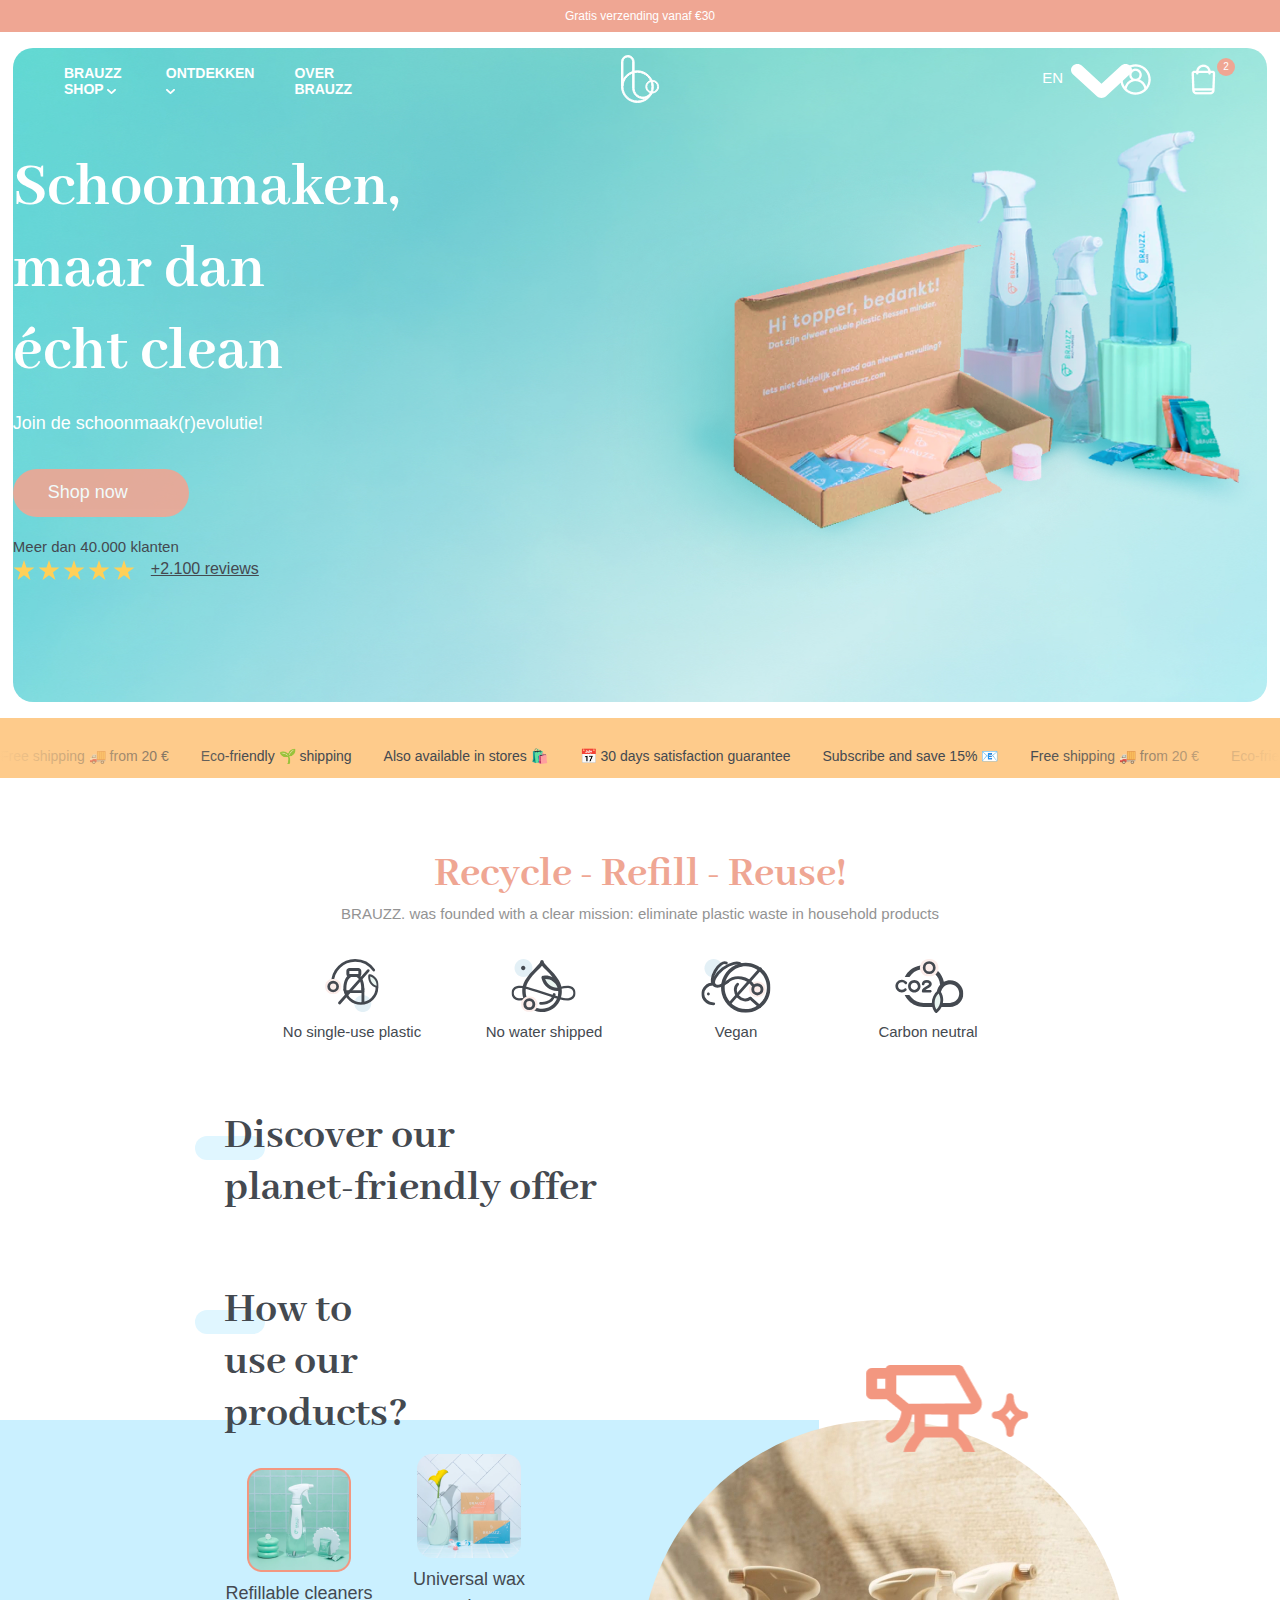
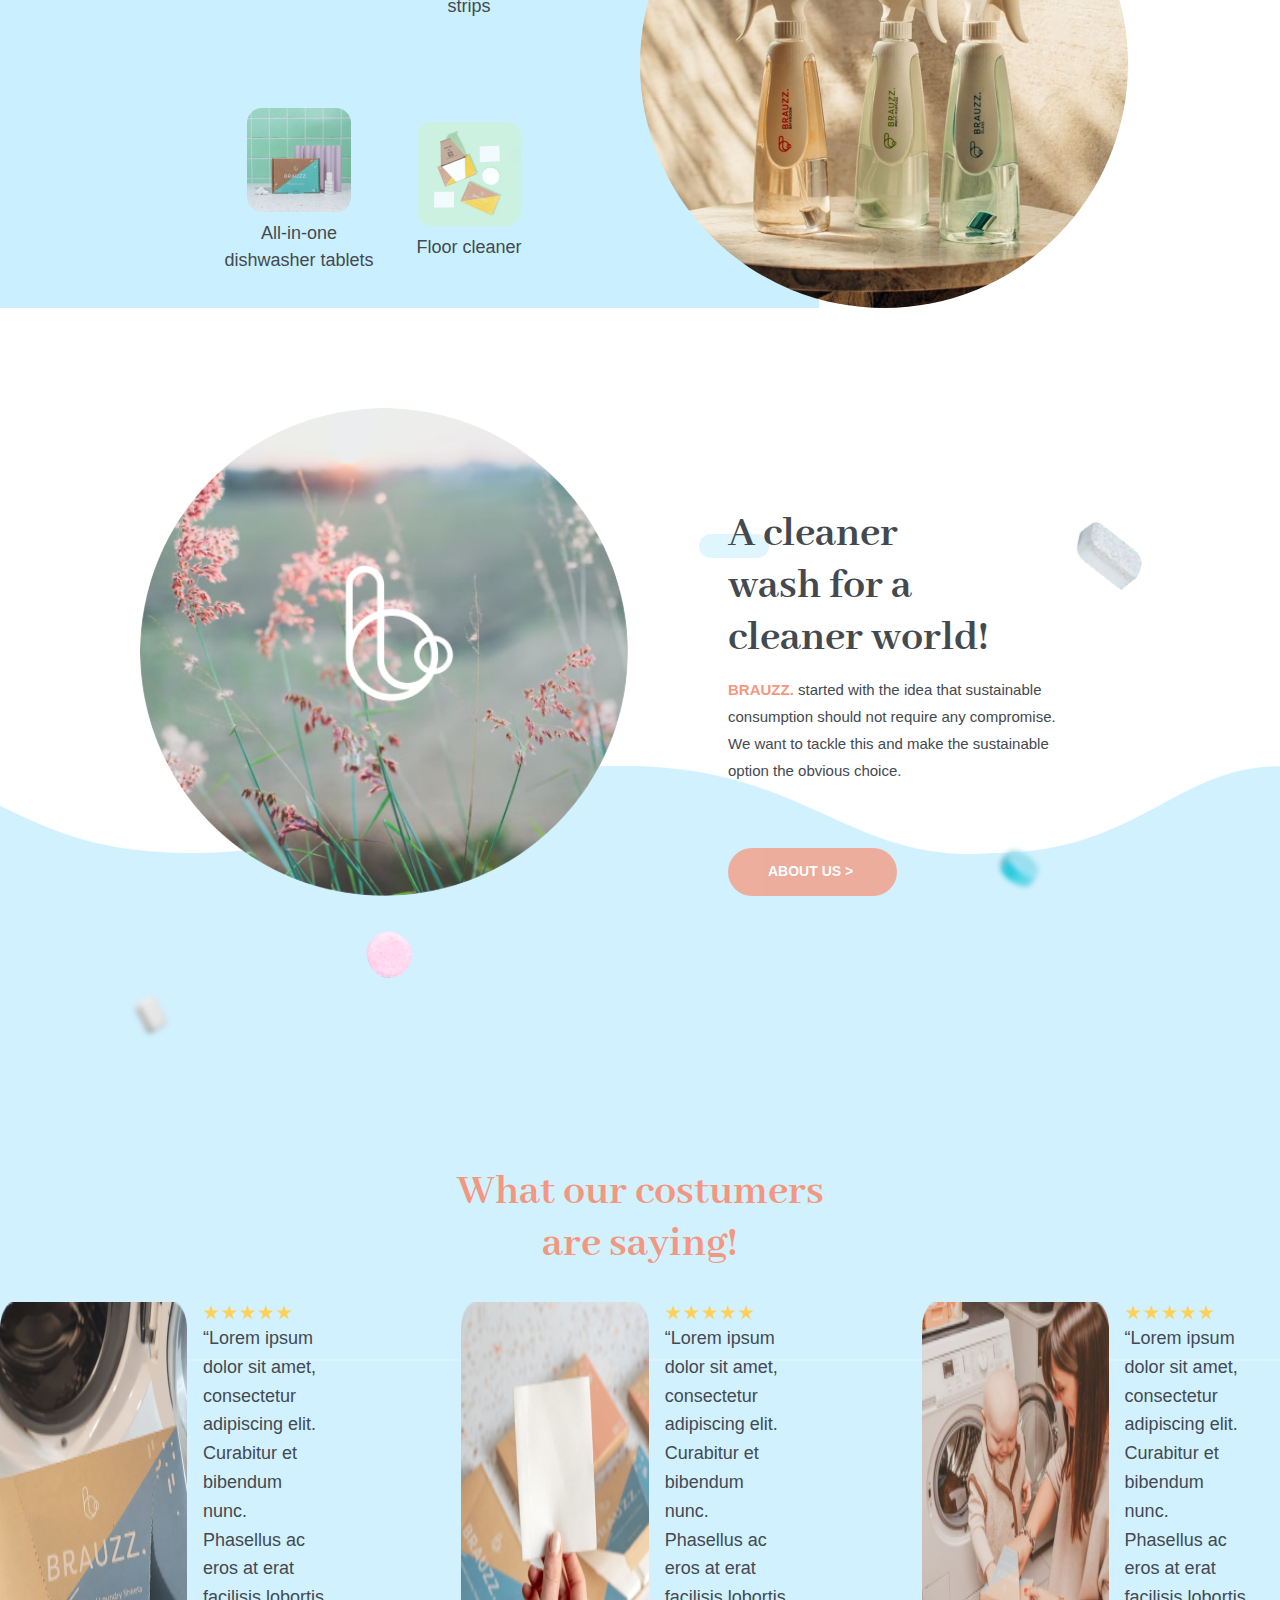
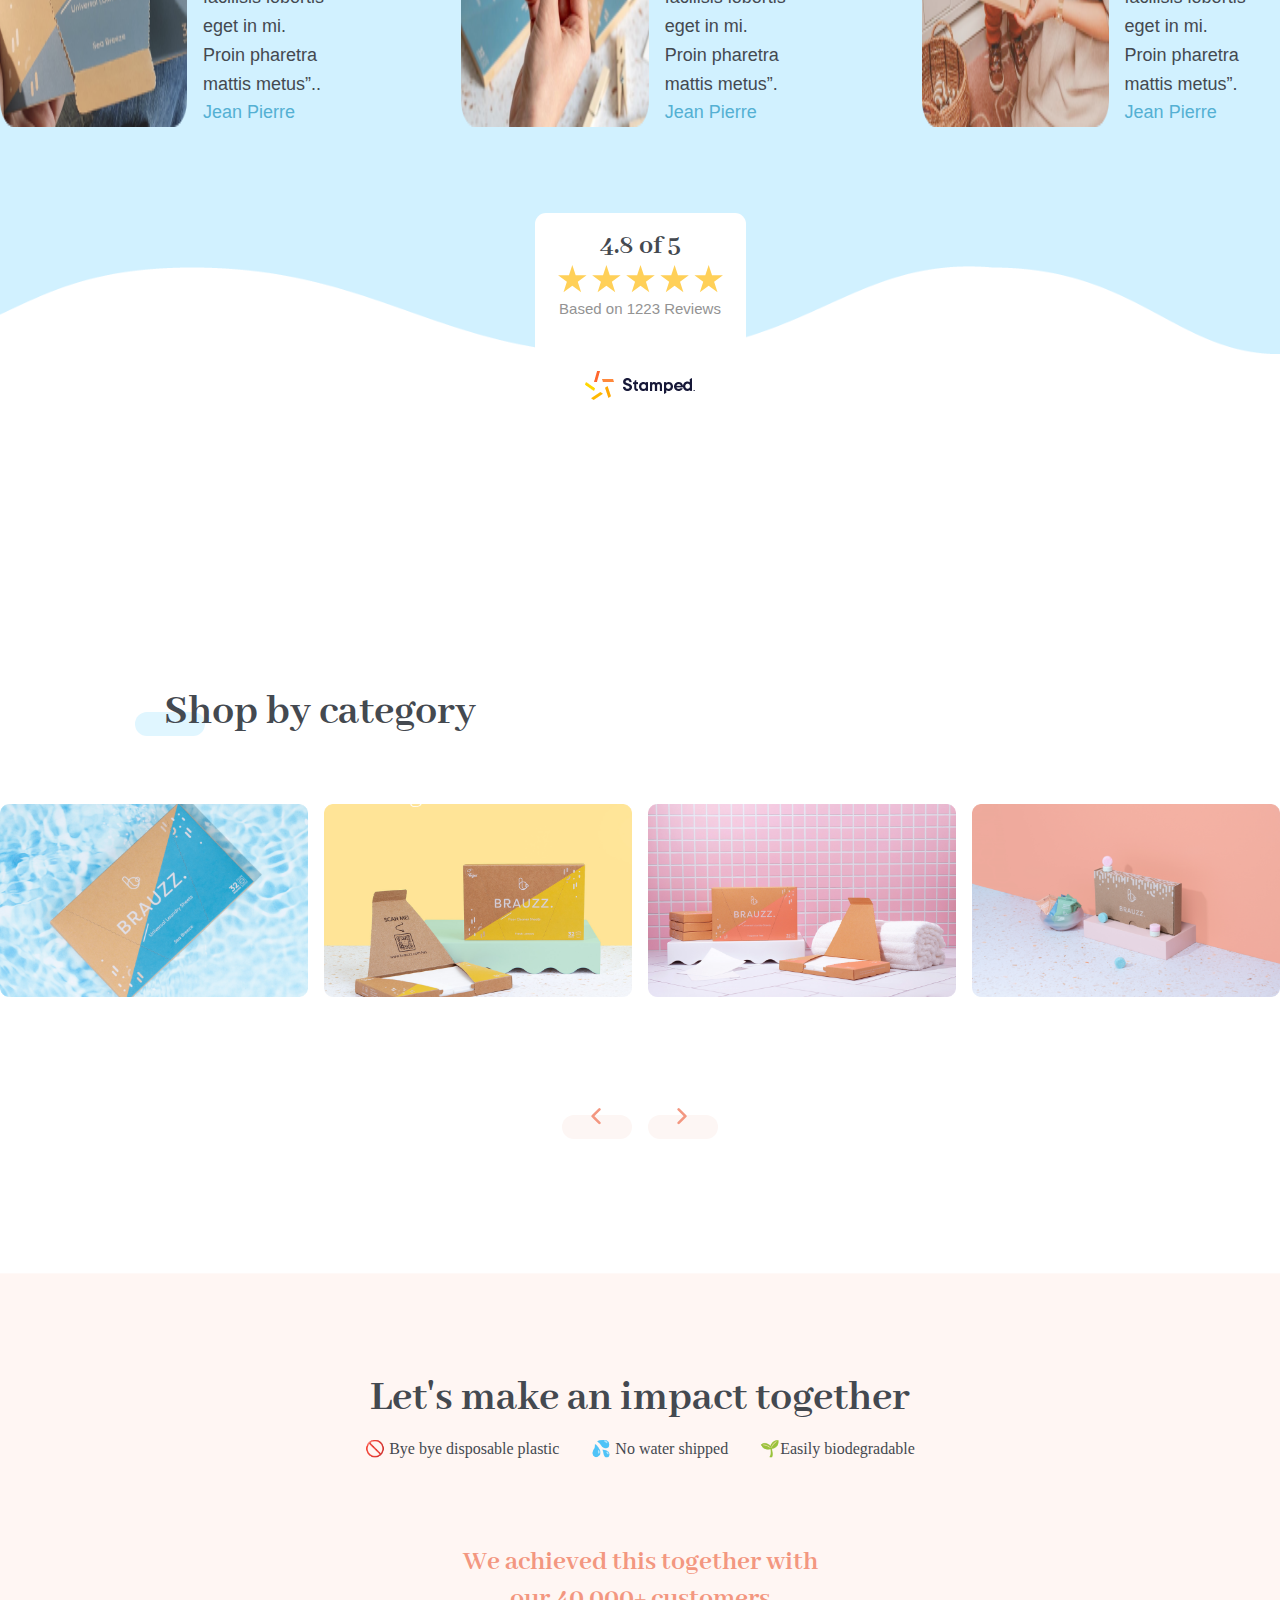
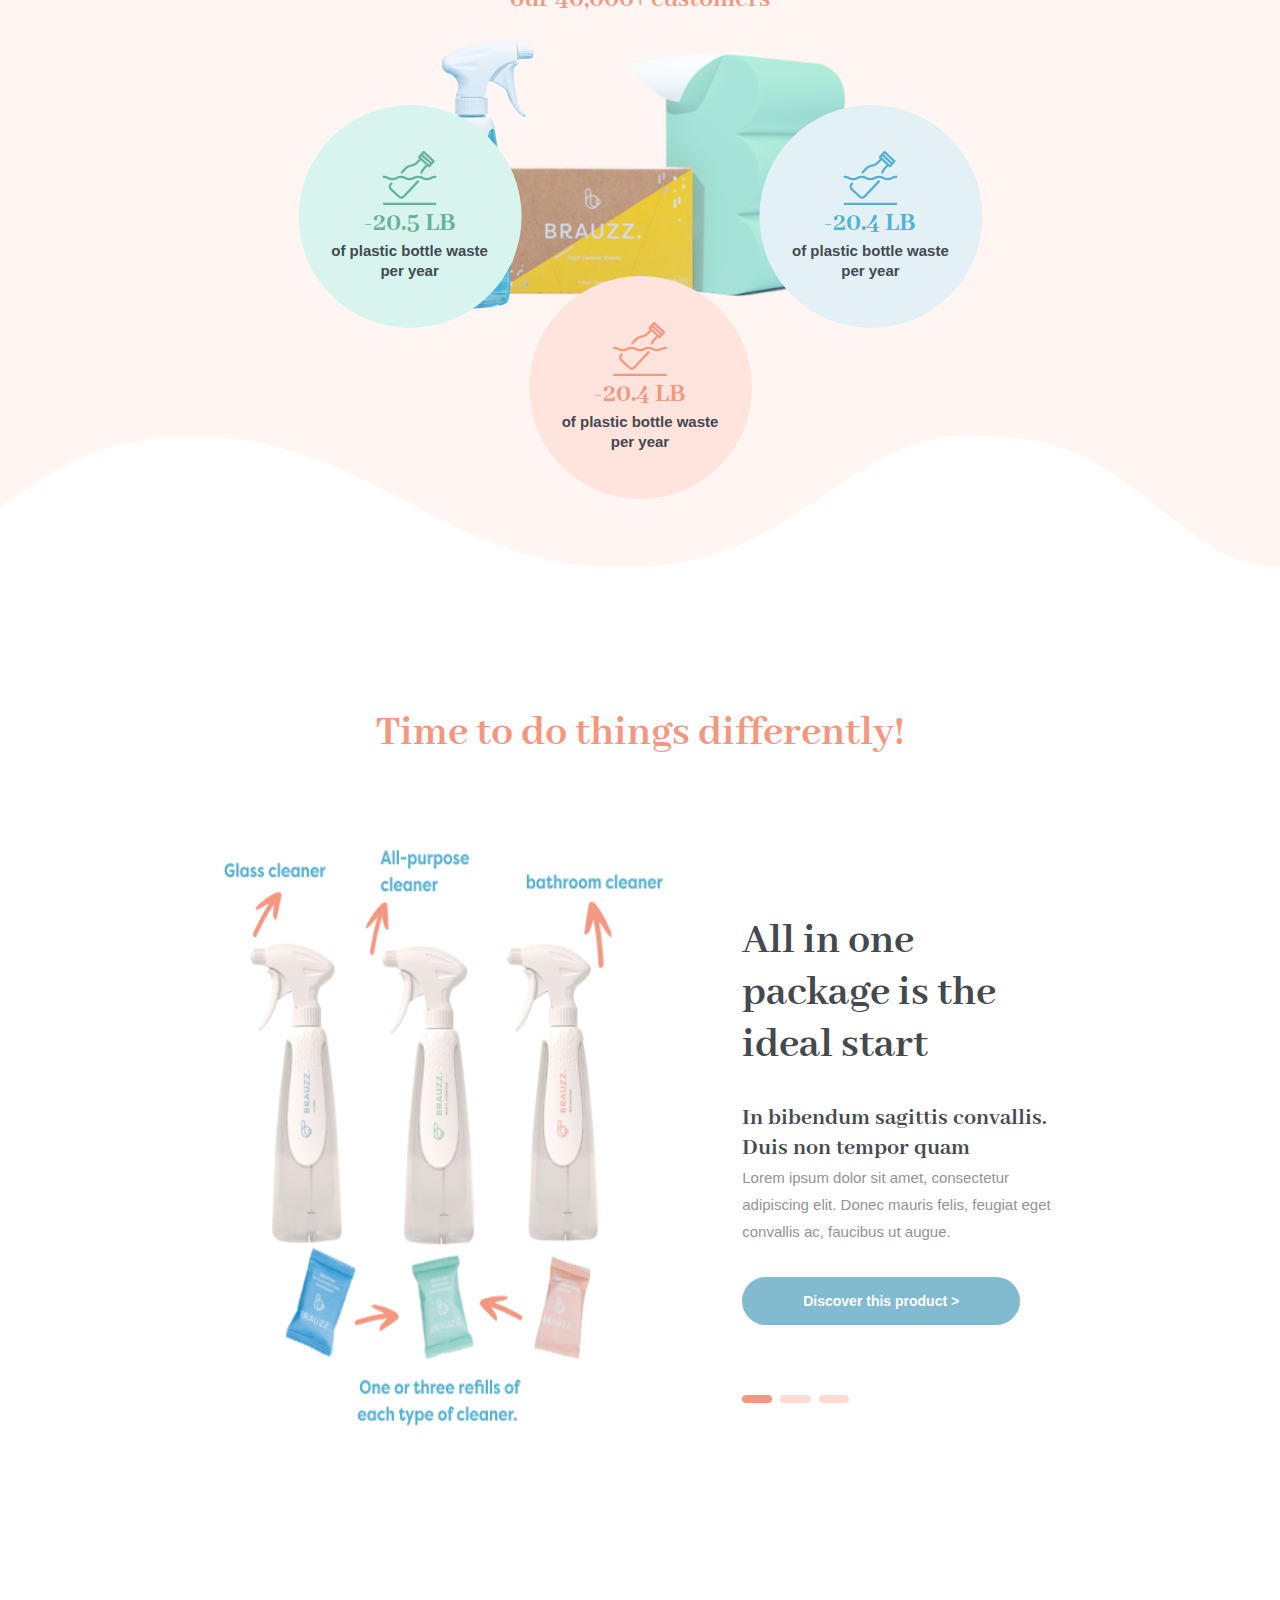
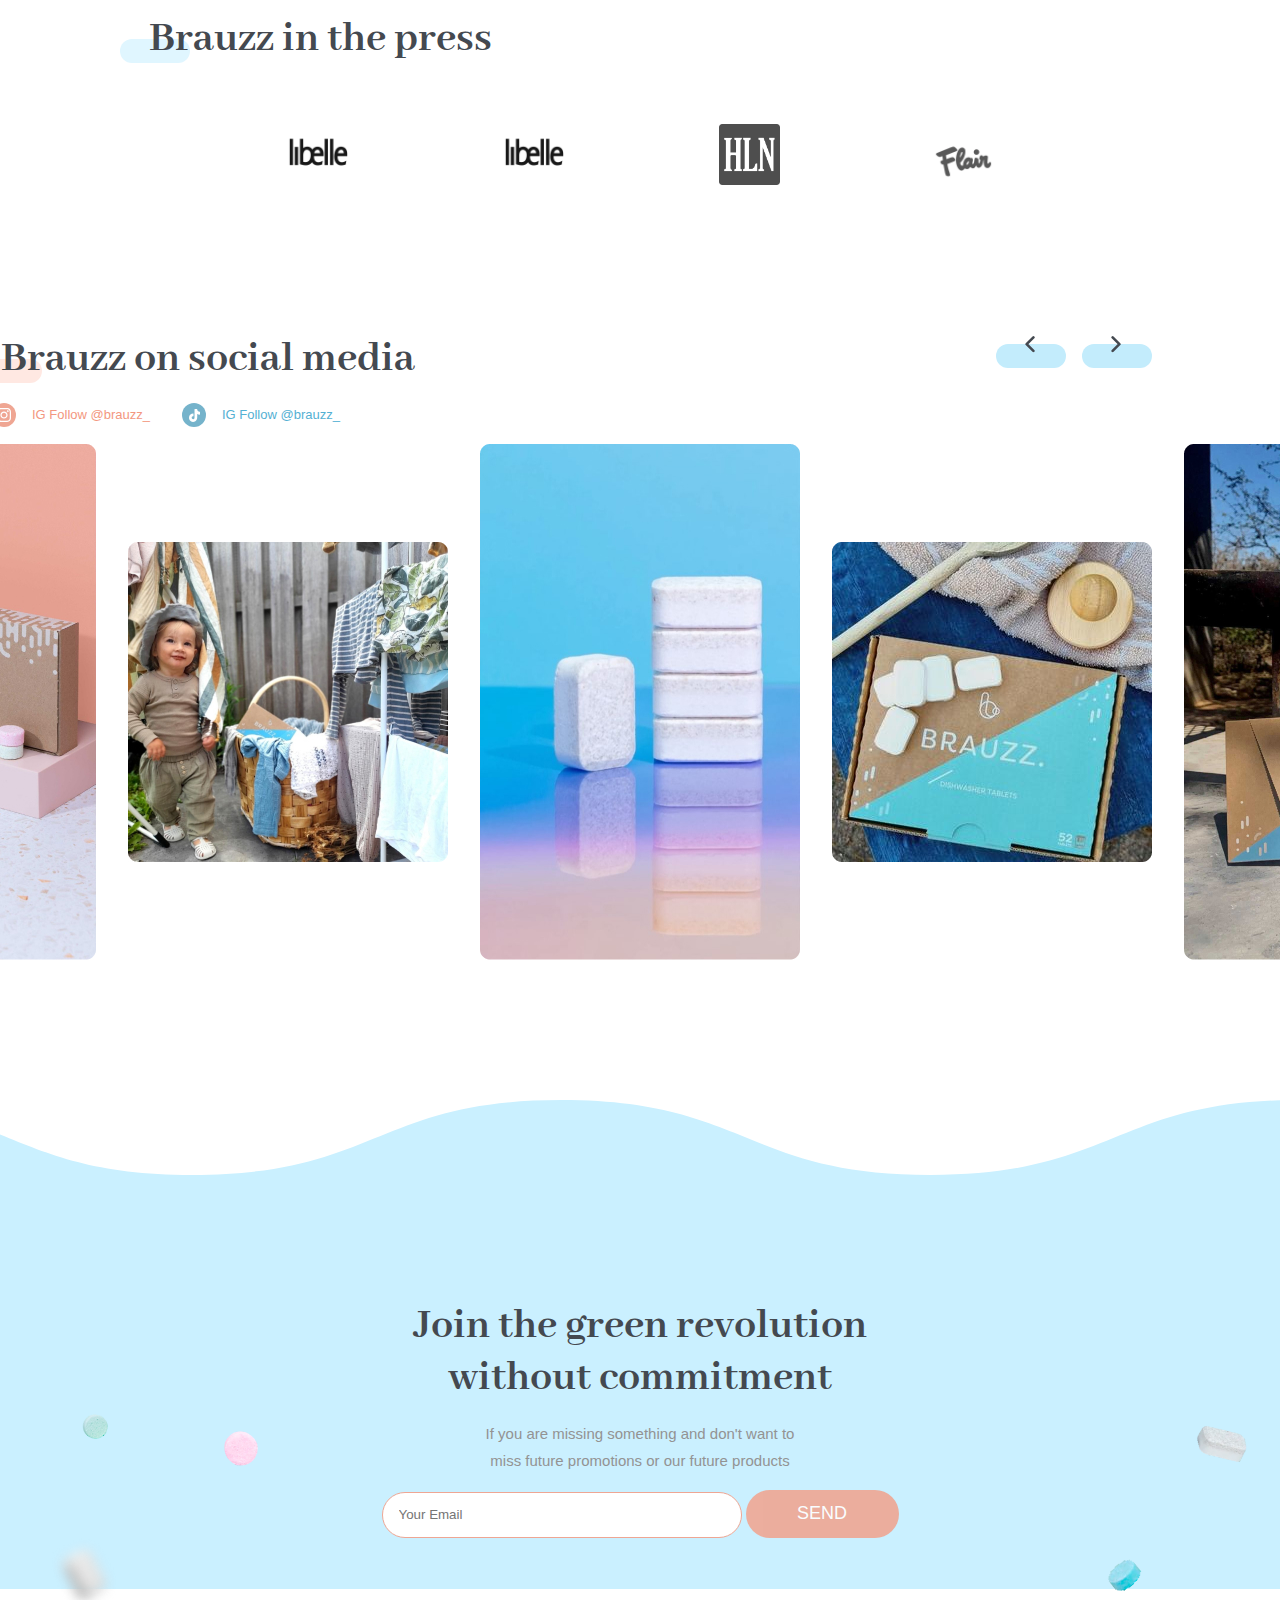
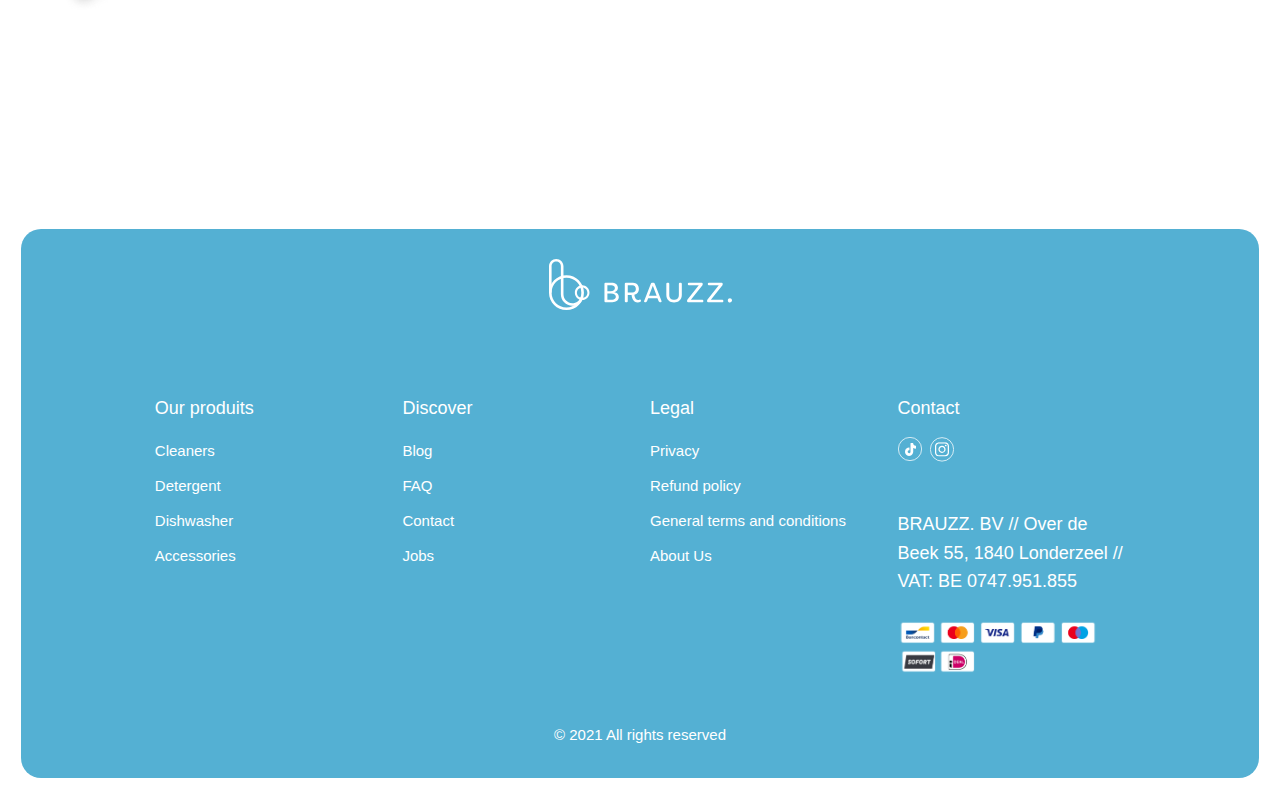
<file: index.html>
<!DOCTYPE html>
<html lang="en">

<head>
    <meta charset="UTF-8">
    <meta name="viewport" content="width=device-width, initial-scale=1.0">
    <link rel="shortcut icon" href="/Assets/Img/favicon.png" type="image/x-icon">
    <style>
        @import url('https://fonts.googleapis.com/css2?family=Abhaya+Libre:wght@400;500;600;700;800&display=swap');
        </style>
    <link rel="stylesheet" type="text/css" href="/Style/style.css">

    <!-- Metadescripción para el seo -->
    <meta name="author" content="Kerack Diaz">
    <meta name="keywords" content="Ecological, Solutions, Cleaning, Environment, Friendly, Products">
    <meta name="description" content="Ecological Solutions for Cleaning">
    <meta name="robots" content="index, follow">
    <meta name="language" content="English">
    <!-- google card -->
    <meta property="og:title" content="BRAUZZ">
    <meta property="og:type" content="website">
    <meta property="og:url" content="localhost">
    <meta property="og:image" content="localhost/Assets/Img/favicon.png">
    <meta property="og:description" content="Ecological Solutions for Cleaning">
    <meta property="og:site_name" content="BRAUZZ">
    <meta property="og:locale" content="en_US">
    <!-- twitter card -->
    <meta name="twitter:card" content="summary">
    <meta name="twitter:site" content="@BRAUZZ">
    <meta name="twitter:creator" content="@KerackDiaz">
    <meta name="twitter:title" content="BRAUZZ">
    <meta name="twitter:description" content="Ecological Solutions for Cleaning">
    <meta name="twitter:image" content="localhost/Assets/Img/favicon.png">

    <title>Welcome to BRAUZZ</title>
</head>

<body>
    <header>
        <span class="topBar">Gratis verzending vanaf €30</span>
        <nav>
            <ul id="nav">
                <li id="dropDown1">
                    <a href="#">Brauzz shop</a>
                    <img src="./Assets/Img/Icons/arrowDrop.svg" alt="">
                    <ul class="dropdown-menu">
                        <li><a href="#"><img src="./Assets/Img/Multimedia/Cleaners.jpg" alt="">Cleaners</a></li>
                        <li><a href="#"><img src="./Assets/Img/Multimedia/Detergent.jpg" alt="">Detergent</a></li>
                        <li><a href="#"><img src="./Assets/Img/Multimedia/Dishwasher.jpg" alt="">Dishwasher</a></li>
                        <li><a href="#"><img src="./Assets/Img/Multimedia/Accessories.jpg" alt="">Accessories</a></li>
                        <li><a href="#"><img src="./Assets/Img/Multimedia/Fillers.jpg" alt="">Fillers</a></li>
                    </ul>
                </li>
                <li id="dropDown2">
                    <a href="#">Ontdekken</a>
                    <img src="./Assets/Img/Icons/arrowDrop.svg" alt="">
                    <ul class="dropdown-menu">
                        <li><a href="#"><img src="./Assets/Img/Multimedia/Blog.jpg" alt="">Blog</a></li>
                        <li><a href="#"><img src="./Assets/Img/Multimedia/FAQ.jpg" alt="">FAQ</a></li>
                        <li><a href="#"><img src="./Assets/Img/Multimedia/Contact.jpg" alt="">Contact</a></li>
                    </ul>
                </li>
                <li>
                    <a href="#">Over Brauzz</a>
                </li>
                <li id="movilDropdown">
                    <button type="button" >
                        <img src="./Assets/Img/Icons/menuBurguer.png" alt="">
                    </button>
                </li>
            </ul>
            <a href="index.html">
                <img src="/Assets/Img/logo.svg" alt="BRAUZZ logo">
            </a>
            <span>
                <div>
                    <p>En</p>
                    <img src="./Assets/Img/Icons/arrowDrop.svg" alt="">
                </div>
                <button id="account" type="button">
                    <img src="./Assets/Img/Icons/account.png" alt="">
                </button>
                <button id="shoppingCard" type="button">
                    <p id="cartCount">2</p>
                    <img src="./Assets/Img/Icons/cart.png" alt="">
                </button>
            </span>
        </nav>
        <nav id="navMovil">
            <button id="closeNav">Close</button>
            <ul>
                <li id="dropDown1">
                    <a href="#">Brauzz shop</a>
                    <img src="./Assets/Img/Icons/arrowDrop.svg" alt="">
                    <ul class="dropdown-menu">
                        <li><a href="#"><img src="./Assets/Img/Multimedia/Cleaners.jpg" alt="">Cleaners</a></li>
                        <li><a href="#"><img src="./Assets/Img/Multimedia/Detergent.jpg" alt="">Detergent</a></li>
                        <li><a href="#"><img src="./Assets/Img/Multimedia/Dishwasher.jpg" alt="">Dishwasher</a></li>
                        <li><a href="#"><img src="./Assets/Img/Multimedia/Accessories.jpg" alt="">Accessories</a></li>
                        <li><a href="#"><img src="./Assets/Img/Multimedia/Fillers.jpg" alt="">Fillers</a></li>
                    </ul>
                </li>
                <li id="dropDown2">
                    <a href="#">Ontdekken</a>
                    <img src="./Assets/Img/Icons/arrowDrop.svg" alt="">
                    <ul class="dropdown-menu">
                        <li><a href="#"><img src="./Assets/Img/Multimedia/Blog.jpg" alt="">Blog</a></li>
                        <li><a href="#"><img src="./Assets/Img/Multimedia/FAQ.jpg" alt="">FAQ</a></li>
                        <li><a href="#"><img src="./Assets/Img/Multimedia/Contact.jpg" alt="">Contact</a></li>
                    </ul>
                </li>
                <li id="dropDown3">
                    <a href="#">Over Brauzz</a>
                    <img src="./Assets/Img/Icons/arrowDrop.svg" alt="">
                    <ul class="dropdown-menu">
                        <li><a href="#"><img src="./Assets/Img/Icons/account.png" alt="">My account</a></li>
                    </ul>
                </li>
            </ul>
        </nav>
    </header>    
    <main>
        <section id="heroHome">
            <div>
                <h1>Schoonmaken, maar dan écht clean</h1>
                <p>Join de schoonmaak(r)evolutie!</p>
                <button type="button">Shop now
                    <svg width="18" height="18" viewBox="0 0 16 16" fill="none" xmlns="http://www.w3.org/2000/svg">
                        <path d="M6 3.33341L10.6667 8.00008L6 12.6667" stroke="white" stroke-width="2"
                            stroke-linecap="round" stroke-linejoin="round" />
                    </svg>
                </button>
                <div>
                    <P>Meer dan 40.000 klanten</P>
                    <ul>
                        <li>
                            <svg width="122" height="22" viewBox="0 0 122 22" fill="none"
                                xmlns="http://www.w3.org/2000/svg">
                                <path
                                    d="M11 0L13.4697 7.60081H21.4616L14.996 12.2984L17.4656 19.8992L11 15.2016L4.53436 19.8992L7.00402 12.2984L0.538379 7.60081H8.53035L11 0Z"
                                    fill="#FFD058" />
                                <path
                                    d="M36 0L38.4697 7.60081H46.4616L39.996 12.2984L42.4656 19.8992L36 15.2016L29.5344 19.8992L32.004 12.2984L25.5384 7.60081H33.5303L36 0Z"
                                    fill="#FFD058" />
                                <path
                                    d="M61 0L63.4697 7.60081H71.4616L64.996 12.2984L67.4656 19.8992L61 15.2016L54.5344 19.8992L57.004 12.2984L50.5384 7.60081H58.5303L61 0Z"
                                    fill="#FFD058" />
                                <path
                                    d="M86 0L88.4697 7.60081H96.4616L89.996 12.2984L92.4656 19.8992L86 15.2016L79.5344 19.8992L82.004 12.2984L75.5384 7.60081H83.5303L86 0Z"
                                    fill="#FFD058" />
                                <path
                                    d="M111 0L113.47 7.60081H121.462L114.996 12.2984L117.466 19.8992L111 15.2016L104.534 19.8992L107.004 12.2984L100.538 7.60081H108.53L111 0Z"
                                    fill="#FFD058" />
                            </svg>
                        </li>
                        <li>
                            <a href="#">+2.100 reviews</a>
                        </li>
                    </ul>
                </div>
            </div>
            <div>
                <img src="/Assets/Img/Multimedia/banner_Home.png" alt="box with cleaning products">
            </div>
        </section>
        <section id="heroCarousel">
            <ul>
                <li>Free shipping 🚚 from 20 €</li>
                <li>Eco-friendly 🌱 shipping</li>
                <li>Also available in stores 🛍️​</li>
                <li>📅​ 30 days satisfaction guarantee</li>
                <li>Subscribe and save 15% 📧​</li>
                <li>Free shipping 🚚 from 20 €</li>
                <li>Eco-friendly 🌱 shipping</li>
                <li>Also available in stores 🛍️​</li>
            </ul>
        </section>
        <section id="homeRecycle">
            <h2>Recycle - Refill - Reuse!</h2>
            <p>BRAUZZ. was founded with a clear mission: eliminate plastic waste in household products</p>

            <div>
                <article>
                    <img src="/Assets/Img/Icons/recycle.svg" alt="No single-use plastic">
                    <h3>No single-use plastic</h3>
                </article>
                <article>
                    <img src="/Assets/Img/Icons/Savings.svg" alt="No water shipped">
                    <h3>No water shipped</h3>
                </article>
                <article>
                    <img src="/Assets/Img/Icons/cleaning.svg" alt="Clean ingredients">
                    <h3>Vegan</h3>
                </article>
                <article>
                    <img src="/Assets/Img/Icons/carbon.svg" alt="Carbon neutral">
                    <h3>Carbon neutral</h3>
                </article>
            </div>
        </section>
        <section id="productsContainer">
            <h2>Discover our </br>planet-friendly offer</h2>
        </section>
        <section id="homeAboutUs">
            <h2>How to use our products?</h2>
            <div>
                <ul>
                    <li>
                        <img src="./Assets/Img/Multimedia/Refillable-cleaners.png" alt="Refillable cleaners">
                        <p>Refillable cleaners</p>
                    </li>
                    <li>
                        <img src="./Assets/Img/Multimedia/Universal-wax-strips.png" alt="Universal wax strips">
                        <p>Universal wax strips</p>
                    </li>
                    <li>
                        <img src="./Assets/Img/Multimedia/All-in-one-dishwasher-tablets.png" alt="All-in-one dishwasher tablets">
                        <p>All-in-one dishwasher tablets</p>
                    </li>
                    <li>
                        <img src="./Assets/Img/Multimedia/Floor cleaner.png" alt="Floor cleaner">
                        <p>Floor cleaner</p>
                    </li>
                </ul>
                <img src="/Assets/Img/Multimedia/homeAboutUs.jpg" alt="">
            </div>
            <div>
                <img src="./Assets/Img/Multimedia/Group1801.png" alt="">
                <div>
                    <h2>A cleaner wash for a cleaner world!</h2>
                    <p><span>BRAUZZ.</span> started with the idea that sustainable consumption should not require any compromise. We want to tackle this and make the sustainable option the obvious choice.</p>
                    <a href="#">ABOUT US ></a>
                </div>
            </div>
        </section>
        <section id="homeReviews">
            <h2>What our costumers are saying!</h2>
            <div id="reviewCarousel">
                <article>
                    <img src="./Assets/Img/Multimedia/testimonial-1.png" alt="testimonial image">
                    <div>
                        <svg width="122" height="22" viewBox="0 0 122 22" fill="none" xmlns="http://www.w3.org/2000/svg">
                            <path
                                d="M11 0L13.4697 7.60081H21.4616L14.996 12.2984L17.4656 19.8992L11 15.2016L4.53436 19.8992L7.00402 12.2984L0.538379 7.60081H8.53035L11 0Z"
                                fill="#FFD058" />
                            <path
                                d="M36 0L38.4697 7.60081H46.4616L39.996 12.2984L42.4656 19.8992L36 15.2016L29.5344 19.8992L32.004 12.2984L25.5384 7.60081H33.5303L36 0Z"
                                fill="#FFD058" />
                            <path
                                d="M61 0L63.4697 7.60081H71.4616L64.996 12.2984L67.4656 19.8992L61 15.2016L54.5344 19.8992L57.004 12.2984L50.5384 7.60081H58.5303L61 0Z"
                                fill="#FFD058" />
                            <path
                                d="M86 0L88.4697 7.60081H96.4616L89.996 12.2984L92.4656 19.8992L86 15.2016L79.5344 19.8992L82.004 12.2984L75.5384 7.60081H83.5303L86 0Z"
                                fill="#FFD058" />
                            <path
                                d="M111 0L113.47 7.60081H121.462L114.996 12.2984L117.466 19.8992L111 15.2016L104.534 19.8992L107.004 12.2984L100.538 7.60081H108.53L111 0Z"
                                fill="#FFD058" />
                        </svg>
                        <p>“Lorem ipsum dolor sit amet, consectetur adipiscing elit. Curabitur et bibendum nunc. Phasellus ac eros at erat facilisis lobortis eget in mi. Proin pharetra mattis metus”..</p>
                        <p>Jean Pierre</p>
                    </div>
                </article>
                <article>
                    <img src="./Assets/Img/Multimedia/testimonial-2.png" alt="testimonial image">
                    <div>
                        <svg width="122" height="22" viewBox="0 0 122 22" fill="none" xmlns="http://www.w3.org/2000/svg">
                            <path
                                d="M11 0L13.4697 7.60081H21.4616L14.996 12.2984L17.4656 19.8992L11 15.2016L4.53436 19.8992L7.00402 12.2984L0.538379 7.60081H8.53035L11 0Z"
                                fill="#FFD058" />
                            <path
                                d="M36 0L38.4697 7.60081H46.4616L39.996 12.2984L42.4656 19.8992L36 15.2016L29.5344 19.8992L32.004 12.2984L25.5384 7.60081H33.5303L36 0Z"
                                fill="#FFD058" />
                            <path
                                d="M61 0L63.4697 7.60081H71.4616L64.996 12.2984L67.4656 19.8992L61 15.2016L54.5344 19.8992L57.004 12.2984L50.5384 7.60081H58.5303L61 0Z"
                                fill="#FFD058" />
                            <path
                                d="M86 0L88.4697 7.60081H96.4616L89.996 12.2984L92.4656 19.8992L86 15.2016L79.5344 19.8992L82.004 12.2984L75.5384 7.60081H83.5303L86 0Z"
                                fill="#FFD058" />
                            <path
                                d="M111 0L113.47 7.60081H121.462L114.996 12.2984L117.466 19.8992L111 15.2016L104.534 19.8992L107.004 12.2984L100.538 7.60081H108.53L111 0Z"
                                fill="#FFD058" />
                        </svg>
                        <p>“Lorem ipsum dolor sit amet, consectetur adipiscing elit. Curabitur et bibendum nunc. Phasellus ac eros at erat facilisis lobortis eget in mi. Proin pharetra mattis metus”.</p>
                        <p>Jean Pierre</p>
                    </div>
                </article>
                <article>
                    <img src="./Assets/Img/Multimedia/testimonial-3.png" alt="testimonial image">
                    <div>
                        <svg width="122" height="22" viewBox="0 0 122 22" fill="none" xmlns="http://www.w3.org/2000/svg">
                            <path
                                d="M11 0L13.4697 7.60081H21.4616L14.996 12.2984L17.4656 19.8992L11 15.2016L4.53436 19.8992L7.00402 12.2984L0.538379 7.60081H8.53035L11 0Z"
                                fill="#FFD058" />
                            <path
                                d="M36 0L38.4697 7.60081H46.4616L39.996 12.2984L42.4656 19.8992L36 15.2016L29.5344 19.8992L32.004 12.2984L25.5384 7.60081H33.5303L36 0Z"
                                fill="#FFD058" />
                            <path
                                d="M61 0L63.4697 7.60081H71.4616L64.996 12.2984L67.4656 19.8992L61 15.2016L54.5344 19.8992L57.004 12.2984L50.5384 7.60081H58.5303L61 0Z"
                                fill="#FFD058" />
                            <path
                                d="M86 0L88.4697 7.60081H96.4616L89.996 12.2984L92.4656 19.8992L86 15.2016L79.5344 19.8992L82.004 12.2984L75.5384 7.60081H83.5303L86 0Z"
                                fill="#FFD058" />
                            <path
                                d="M111 0L113.47 7.60081H121.462L114.996 12.2984L117.466 19.8992L111 15.2016L104.534 19.8992L107.004 12.2984L100.538 7.60081H108.53L111 0Z"
                                fill="#FFD058" />
                        </svg>
                        <p>“Lorem ipsum dolor sit amet, consectetur adipiscing elit. Curabitur et bibendum nunc. Phasellus ac eros at erat facilisis lobortis eget in mi. Proin pharetra mattis metus”.</p>
                        <p>Jean Pierre</p>
                    </div>
                </article>
            </div>
            <div class="reviews">
                <h3>4.8 of 5</h3>
                <svg width="122" height="22" viewBox="0 0 122 22" fill="none" xmlns="http://www.w3.org/2000/svg">
                    <path
                        d="M11 0L13.4697 7.60081H21.4616L14.996 12.2984L17.4656 19.8992L11 15.2016L4.53436 19.8992L7.00402 12.2984L0.538379 7.60081H8.53035L11 0Z"
                        fill="#FFD058" />
                    <path
                        d="M36 0L38.4697 7.60081H46.4616L39.996 12.2984L42.4656 19.8992L36 15.2016L29.5344 19.8992L32.004 12.2984L25.5384 7.60081H33.5303L36 0Z"
                        fill="#FFD058" />
                    <path
                        d="M61 0L63.4697 7.60081H71.4616L64.996 12.2984L67.4656 19.8992L61 15.2016L54.5344 19.8992L57.004 12.2984L50.5384 7.60081H58.5303L61 0Z"
                        fill="#FFD058" />
                    <path
                        d="M86 0L88.4697 7.60081H96.4616L89.996 12.2984L92.4656 19.8992L86 15.2016L79.5344 19.8992L82.004 12.2984L75.5384 7.60081H83.5303L86 0Z"
                        fill="#FFD058" />
                    <path
                        d="M111 0L113.47 7.60081H121.462L114.996 12.2984L117.466 19.8992L111 15.2016L104.534 19.8992L107.004 12.2984L100.538 7.60081H108.53L111 0Z"
                        fill="#FFD058" />
                </svg>
                <p>Based on 1223 Reviews</p>
                <img src="./Assets/Img/Multimedia/stamped.png" alt="">
            </div>
        </section>
        <section id="homeCategories">
            <h2>Shop by category</h2>
            <div>
                <article>
                    <img src="/Assets/Img/Multimedia/cat-01.png" alt="cleaners">
                    <h3>Cleaners</h3>
                </article>
                <article>
                    <img src="/Assets/Img/Multimedia/cat-02.png" alt="cleaners">
                    <h3>Detergent</h3>
                </article>
                <article>
                    <img src="/Assets/Img/Multimedia/cat-03.png" alt="cleaners">
                    <h3>Dishwasher</h3>
                </article>
                <article>
                    <img src="/Assets/Img/Multimedia/cat-04.png" alt="cleaners">
                    <h3>Accessories</h3>
                </article>
            </div>
            <div class="carousel2">
                <button class="scrollLeft">
                    <svg width="18" height="18" viewBox="0 0 9 14" fill="none" xmlns="http://www.w3.org/2000/svg">
                        <path d="m6.38,1.12L1.12,6.38l5.25,5.25" stroke="#75B3CB" stroke-width="2" stroke-linecap="round" stroke-linejoin="round"></path>
                    </svg>
                </button>
                <button class="scrollRight">
                    <svg width="18" height="18" viewBox="0 0 9 14" fill="none" xmlns="http://www.w3.org/2000/svg">
                        <path d="m1.12,1.12l5.25,5.25L1.12,11.62" stroke="#75B3CB" stroke-width="2" stroke-linecap="round" stroke-linejoin="round"></path>
                    </svg>
                </button>
            </div>
        </section>
        <section id="homeBenefits">
            <h2>Let's make an impact together</h2>
            <ul>
                <li>🚫​ Bye bye disposable plastic</li>
                <li>💦​ No water shipped</li>
                <li>🌱​​️​Easily biodegradable</li>
            </ul>
            <h3>We achieved this together with our 40,000+ customers</h3>
            <div>
                <div>
                    <svg width="54" height="54" viewBox="0 0 54 54" fill="none" xmlns="http://www.w3.org/2000/svg">
                        <path d="M0 25.8753C0 25.5773 0.118603 25.2909 0.329774 25.0798C0.540945 24.8686 0.826363 24.75 1.12528 24.7509C2.82043 24.7143 4.49245 25.1482 5.95618 26.0036C7.09785 26.6911 8.41309 27.0363 9.74472 27.0006C11.0773 27.0363 12.3935 26.6901 13.5362 26.0036C14.9999 25.1482 16.6719 24.7143 18.3671 24.7509C20.0632 24.7143 21.7352 25.1482 23.2008 26.0036C24.3445 26.6911 25.6597 27.0363 26.9932 27.0006C28.3258 27.0363 29.6411 26.6901 30.7847 26.0036C32.2484 25.1482 33.9214 24.7143 35.6165 24.7509C37.3127 24.7143 38.9856 25.1482 40.4513 26.0036C42.806 27.3333 45.6853 27.3333 48.04 26.0036C49.5056 25.1482 51.1786 24.7143 52.8747 24.7509C53.4967 24.7509 54 25.2543 54 25.8753C54 26.4973 53.4967 27.0006 52.8747 27.0006C51.5412 26.965 50.225 27.3111 49.0814 27.9977C46.0748 29.6679 42.4184 29.6679 39.4118 27.9977C38.2682 27.3102 36.9511 26.965 35.6175 27.0006C34.2849 26.965 32.9687 27.3111 31.8261 27.9977C30.3623 28.8531 28.6903 29.287 26.9942 29.2503C25.2981 29.287 23.6261 28.8531 22.1614 27.9977C21.0178 27.3102 19.7016 26.965 18.368 27.0006C17.0354 26.965 15.7202 27.3111 14.5775 27.9977C13.1138 28.8531 11.4408 29.287 9.74569 29.2503C8.0515 29.287 6.37949 28.8531 4.91575 27.9977C3.77311 27.3102 2.45884 26.965 1.12625 27.0006C0.827328 27.0006 0.541909 26.882 0.330738 26.6708C0.118603 26.4597 0 26.1733 0 25.8753ZM9.60105 33.3544C9.80547 33.1355 9.91443 32.8443 9.90382 32.5453C9.89322 32.2464 9.76304 31.9639 9.54319 31.7604C9.32335 31.5569 9.03118 31.4499 8.73226 31.4624C8.43334 31.475 8.15082 31.6071 7.94929 31.8279L7.26756 32.5666C6.4547 33.4402 6.02078 34.6003 6.06321 35.7931C6.10467 36.9859 6.61862 38.1132 7.49127 38.9271L15.7183 46.6019C16.5938 47.411 17.7528 47.8401 18.9437 47.7976C20.1345 47.7542 21.2598 47.2432 22.0756 46.3743L36.2722 31.1423C36.6955 30.6881 36.6705 29.9765 36.2163 29.5522C35.7621 29.1288 35.0505 29.1539 34.6272 29.6081L20.4277 44.8401C20.0198 45.275 19.4567 45.5306 18.8608 45.5518C18.2648 45.573 17.6853 45.358 17.2476 44.9539L9.02443 37.282C8.58762 36.8741 8.33017 36.31 8.30992 35.7121C8.28967 35.1142 8.50662 34.5337 8.9145 34.0969L9.60105 33.3544ZM18.4471 22.2197C17.9929 21.7954 17.9688 21.0827 18.3921 20.6286L21.6879 17.0963C23.4516 15.2034 25.8063 13.9672 28.3663 13.5911C30.4192 13.2845 32.3082 12.2912 33.7247 10.7744L36.6329 7.65298L35.8104 6.88636C35.5915 6.68289 35.4632 6.40132 35.4526 6.10239C35.442 5.80442 35.551 5.51416 35.7544 5.29623L40.3568 0.358067C40.5603 0.139171 40.8418 0.0109196 41.1407 0.00127658C41.4397 -0.0131879 41.7309 0.0957777 41.9469 0.302137L51.8227 9.50636C52.0416 9.70982 52.1698 9.9914 52.1805 10.2894C52.1911 10.5873 52.0821 10.8776 51.8786 11.0955L47.2763 16.0327C47.0728 16.2516 46.7913 16.3799 46.4923 16.3905C46.1944 16.4011 45.9041 16.2921 45.6862 16.0886L44.8647 15.323L41.9507 18.4512C40.9961 19.4791 40.2912 20.7125 39.8882 22.0567C39.7079 22.6488 39.083 22.9843 38.49 22.8079C37.897 22.6304 37.5586 22.0075 37.7331 21.4135C38.2345 19.7376 39.1149 18.1995 40.3057 16.9179L43.2197 13.7898L38.2798 9.18621L35.3707 12.3086C33.6051 14.1996 31.2504 15.4358 28.6923 15.8167C26.6384 16.1185 24.7485 17.1108 23.3349 18.6305L20.0371 22.1647C19.6129 22.6189 18.9022 22.643 18.4471 22.2197ZM47.1654 12.8534L38.9365 5.18341L38.1689 6.00692L38.9779 6.761L38.9934 6.77064L39.004 6.78511L46.3988 13.6769L47.1654 12.8534ZM40.4696 3.53735L48.6995 11.2074L49.4661 10.3848L41.2372 2.71385L40.4696 3.53735ZM52.8738 51.7503H1.12625C0.504303 51.7503 0.000964251 52.2537 0.000964251 52.8747C0.000964251 53.4966 0.504303 54 1.12625 54H52.8738C53.4957 54 53.999 53.4966 53.999 52.8747C53.999 52.2546 53.4957 51.7503 52.8738 51.7503Z" fill="#F39780"/>
                    </svg>
                    <h3>-20.5 LB</h3>
                    <p>of plastic bottle waste per year</p>
                </div>
                <img src="./Assets/Img/Multimedia/kitbasic-1.png" alt="">
                <div>
                    <svg width="54" height="54" viewBox="0 0 54 54" fill="none" xmlns="http://www.w3.org/2000/svg">
                        <path d="M0 25.8753C0 25.5773 0.118603 25.2909 0.329774 25.0798C0.540945 24.8686 0.826363 24.75 1.12528 24.7509C2.82043 24.7143 4.49245 25.1482 5.95618 26.0036C7.09785 26.6911 8.41309 27.0363 9.74472 27.0006C11.0773 27.0363 12.3935 26.6901 13.5362 26.0036C14.9999 25.1482 16.6719 24.7143 18.3671 24.7509C20.0632 24.7143 21.7352 25.1482 23.2008 26.0036C24.3445 26.6911 25.6597 27.0363 26.9932 27.0006C28.3258 27.0363 29.6411 26.6901 30.7847 26.0036C32.2484 25.1482 33.9214 24.7143 35.6165 24.7509C37.3127 24.7143 38.9856 25.1482 40.4513 26.0036C42.806 27.3333 45.6853 27.3333 48.04 26.0036C49.5056 25.1482 51.1786 24.7143 52.8747 24.7509C53.4967 24.7509 54 25.2543 54 25.8753C54 26.4973 53.4967 27.0006 52.8747 27.0006C51.5412 26.965 50.225 27.3111 49.0814 27.9977C46.0748 29.6679 42.4184 29.6679 39.4118 27.9977C38.2682 27.3102 36.9511 26.965 35.6175 27.0006C34.2849 26.965 32.9687 27.3111 31.8261 27.9977C30.3623 28.8531 28.6903 29.287 26.9942 29.2503C25.2981 29.287 23.6261 28.8531 22.1614 27.9977C21.0178 27.3102 19.7016 26.965 18.368 27.0006C17.0354 26.965 15.7202 27.3111 14.5775 27.9977C13.1138 28.8531 11.4408 29.287 9.74569 29.2503C8.0515 29.287 6.37949 28.8531 4.91575 27.9977C3.77311 27.3102 2.45884 26.965 1.12625 27.0006C0.827328 27.0006 0.541909 26.882 0.330738 26.6708C0.118603 26.4597 0 26.1733 0 25.8753ZM9.60105 33.3544C9.80547 33.1355 9.91443 32.8443 9.90382 32.5453C9.89322 32.2464 9.76304 31.9639 9.54319 31.7604C9.32335 31.5569 9.03118 31.4499 8.73226 31.4624C8.43334 31.475 8.15082 31.6071 7.94929 31.8279L7.26756 32.5666C6.4547 33.4402 6.02078 34.6003 6.06321 35.7931C6.10467 36.9859 6.61862 38.1132 7.49127 38.9271L15.7183 46.6019C16.5938 47.411 17.7528 47.8401 18.9437 47.7976C20.1345 47.7542 21.2598 47.2432 22.0756 46.3743L36.2722 31.1423C36.6955 30.6881 36.6705 29.9765 36.2163 29.5522C35.7621 29.1288 35.0505 29.1539 34.6272 29.6081L20.4277 44.8401C20.0198 45.275 19.4567 45.5306 18.8608 45.5518C18.2648 45.573 17.6853 45.358 17.2476 44.9539L9.02443 37.282C8.58762 36.8741 8.33017 36.31 8.30992 35.7121C8.28967 35.1142 8.50662 34.5337 8.9145 34.0969L9.60105 33.3544ZM18.4471 22.2197C17.9929 21.7954 17.9688 21.0827 18.3921 20.6286L21.6879 17.0963C23.4516 15.2034 25.8063 13.9672 28.3663 13.5911C30.4192 13.2845 32.3082 12.2912 33.7247 10.7744L36.6329 7.65298L35.8104 6.88636C35.5915 6.68289 35.4632 6.40132 35.4526 6.10239C35.442 5.80442 35.551 5.51416 35.7544 5.29623L40.3568 0.358067C40.5603 0.139171 40.8418 0.0109196 41.1407 0.00127658C41.4397 -0.0131879 41.7309 0.0957777 41.9469 0.302137L51.8227 9.50636C52.0416 9.70982 52.1698 9.9914 52.1805 10.2894C52.1911 10.5873 52.0821 10.8776 51.8786 11.0955L47.2763 16.0327C47.0728 16.2516 46.7913 16.3799 46.4923 16.3905C46.1944 16.4011 45.9041 16.2921 45.6862 16.0886L44.8647 15.323L41.9507 18.4512C40.9961 19.4791 40.2912 20.7125 39.8882 22.0567C39.7079 22.6488 39.083 22.9843 38.49 22.8079C37.897 22.6304 37.5586 22.0075 37.7331 21.4135C38.2345 19.7376 39.1149 18.1995 40.3057 16.9179L43.2197 13.7898L38.2798 9.18621L35.3707 12.3086C33.6051 14.1996 31.2504 15.4358 28.6923 15.8167C26.6384 16.1185 24.7485 17.1108 23.3349 18.6305L20.0371 22.1647C19.6129 22.6189 18.9022 22.643 18.4471 22.2197ZM47.1654 12.8534L38.9365 5.18341L38.1689 6.00692L38.9779 6.761L38.9934 6.77064L39.004 6.78511L46.3988 13.6769L47.1654 12.8534ZM40.4696 3.53735L48.6995 11.2074L49.4661 10.3848L41.2372 2.71385L40.4696 3.53735ZM52.8738 51.7503H1.12625C0.504303 51.7503 0.000964251 52.2537 0.000964251 52.8747C0.000964251 53.4966 0.504303 54 1.12625 54H52.8738C53.4957 54 53.999 53.4966 53.999 52.8747C53.999 52.2546 53.4957 51.7503 52.8738 51.7503Z" fill="#F39780"/>
                    </svg>
                    <h3>-20.4 LB</h3>
                    <p>of plastic bottle waste per year</p>
                </div>
                <div>
                    <svg width="54" height="54" viewBox="0 0 54 54" fill="none" xmlns="http://www.w3.org/2000/svg">
                        <path d="M0 25.8753C0 25.5773 0.118603 25.2909 0.329774 25.0798C0.540945 24.8686 0.826363 24.75 1.12528 24.7509C2.82043 24.7143 4.49245 25.1482 5.95618 26.0036C7.09785 26.6911 8.41309 27.0363 9.74472 27.0006C11.0773 27.0363 12.3935 26.6901 13.5362 26.0036C14.9999 25.1482 16.6719 24.7143 18.3671 24.7509C20.0632 24.7143 21.7352 25.1482 23.2008 26.0036C24.3445 26.6911 25.6597 27.0363 26.9932 27.0006C28.3258 27.0363 29.6411 26.6901 30.7847 26.0036C32.2484 25.1482 33.9214 24.7143 35.6165 24.7509C37.3127 24.7143 38.9856 25.1482 40.4513 26.0036C42.806 27.3333 45.6853 27.3333 48.04 26.0036C49.5056 25.1482 51.1786 24.7143 52.8747 24.7509C53.4967 24.7509 54 25.2543 54 25.8753C54 26.4973 53.4967 27.0006 52.8747 27.0006C51.5412 26.965 50.225 27.3111 49.0814 27.9977C46.0748 29.6679 42.4184 29.6679 39.4118 27.9977C38.2682 27.3102 36.9511 26.965 35.6175 27.0006C34.2849 26.965 32.9687 27.3111 31.8261 27.9977C30.3623 28.8531 28.6903 29.287 26.9942 29.2503C25.2981 29.287 23.6261 28.8531 22.1614 27.9977C21.0178 27.3102 19.7016 26.965 18.368 27.0006C17.0354 26.965 15.7202 27.3111 14.5775 27.9977C13.1138 28.8531 11.4408 29.287 9.74569 29.2503C8.0515 29.287 6.37949 28.8531 4.91575 27.9977C3.77311 27.3102 2.45884 26.965 1.12625 27.0006C0.827328 27.0006 0.541909 26.882 0.330738 26.6708C0.118603 26.4597 0 26.1733 0 25.8753ZM9.60105 33.3544C9.80547 33.1355 9.91443 32.8443 9.90382 32.5453C9.89322 32.2464 9.76304 31.9639 9.54319 31.7604C9.32335 31.5569 9.03118 31.4499 8.73226 31.4624C8.43334 31.475 8.15082 31.6071 7.94929 31.8279L7.26756 32.5666C6.4547 33.4402 6.02078 34.6003 6.06321 35.7931C6.10467 36.9859 6.61862 38.1132 7.49127 38.9271L15.7183 46.6019C16.5938 47.411 17.7528 47.8401 18.9437 47.7976C20.1345 47.7542 21.2598 47.2432 22.0756 46.3743L36.2722 31.1423C36.6955 30.6881 36.6705 29.9765 36.2163 29.5522C35.7621 29.1288 35.0505 29.1539 34.6272 29.6081L20.4277 44.8401C20.0198 45.275 19.4567 45.5306 18.8608 45.5518C18.2648 45.573 17.6853 45.358 17.2476 44.9539L9.02443 37.282C8.58762 36.8741 8.33017 36.31 8.30992 35.7121C8.28967 35.1142 8.50662 34.5337 8.9145 34.0969L9.60105 33.3544ZM18.4471 22.2197C17.9929 21.7954 17.9688 21.0827 18.3921 20.6286L21.6879 17.0963C23.4516 15.2034 25.8063 13.9672 28.3663 13.5911C30.4192 13.2845 32.3082 12.2912 33.7247 10.7744L36.6329 7.65298L35.8104 6.88636C35.5915 6.68289 35.4632 6.40132 35.4526 6.10239C35.442 5.80442 35.551 5.51416 35.7544 5.29623L40.3568 0.358067C40.5603 0.139171 40.8418 0.0109196 41.1407 0.00127658C41.4397 -0.0131879 41.7309 0.0957777 41.9469 0.302137L51.8227 9.50636C52.0416 9.70982 52.1698 9.9914 52.1805 10.2894C52.1911 10.5873 52.0821 10.8776 51.8786 11.0955L47.2763 16.0327C47.0728 16.2516 46.7913 16.3799 46.4923 16.3905C46.1944 16.4011 45.9041 16.2921 45.6862 16.0886L44.8647 15.323L41.9507 18.4512C40.9961 19.4791 40.2912 20.7125 39.8882 22.0567C39.7079 22.6488 39.083 22.9843 38.49 22.8079C37.897 22.6304 37.5586 22.0075 37.7331 21.4135C38.2345 19.7376 39.1149 18.1995 40.3057 16.9179L43.2197 13.7898L38.2798 9.18621L35.3707 12.3086C33.6051 14.1996 31.2504 15.4358 28.6923 15.8167C26.6384 16.1185 24.7485 17.1108 23.3349 18.6305L20.0371 22.1647C19.6129 22.6189 18.9022 22.643 18.4471 22.2197ZM47.1654 12.8534L38.9365 5.18341L38.1689 6.00692L38.9779 6.761L38.9934 6.77064L39.004 6.78511L46.3988 13.6769L47.1654 12.8534ZM40.4696 3.53735L48.6995 11.2074L49.4661 10.3848L41.2372 2.71385L40.4696 3.53735ZM52.8738 51.7503H1.12625C0.504303 51.7503 0.000964251 52.2537 0.000964251 52.8747C0.000964251 53.4966 0.504303 54 1.12625 54H52.8738C53.4957 54 53.999 53.4966 53.999 52.8747C53.999 52.2546 53.4957 51.7503 52.8738 51.7503Z" fill="#F39780"/>
                    </svg>
                    <h3>-20.4 LB</h3>
                    <p>of plastic bottle waste per year</p>
                </div>
            </div>
        </section>
        <section id="productProperties">
            <h2>Time to do things differently!</h2>
            <div>
                <img src="/Assets/Img/Multimedia/productProperties.png" alt="Bottles with atomizer and small packages with product samples">
                <div>
                  <h2>All in one package is the ideal start</h2>
                  <h3>In bibendum sagittis convallis. Duis non tempor quam</h3>
                  <p>Lorem ipsum dolor sit amet, consectetur adipiscing elit. Donec mauris felis, feugiat eget convallis ac, faucibus ut augue.</p>
                    <a href="#">Discover this product ></a>
                    <ul>
                        <li></li>
                        <li></li>
                        <li></li>
                    </ul>
                </div>
            </div>
        </section>
        <div id="logoCarousel">
            <h2>Brauzz in the press</h2>
            <ul>
            <li>
                <img src="./Assets/Img/Multimedia/brand(1).png" alt="">
            </li>
            <li>
                <img src="./Assets/Img/Multimedia/brand(2).png" alt="">
            </li>
            <li>
                <img src="./Assets/Img/Multimedia/brand(3).png" alt="">
            </li>
            <li>
                <img src="./Assets/Img/Multimedia/brand(4).png" alt="">
            </li>
        </ul>
        </div>
        <section id="homeSocialMedia">
            <h2>Brauzz on social media</h2>
            <ul>
                <li>
                    <a href="instagram.com">
                    <img src="./Assets/Img/Icons/instagram-color.svg" alt="instagram icon">
                    <p>IG Follow @brauzz_</p>
                </a>
                </li>
                <li>
                    <a href="tiktok.com">
                        <img src="./Assets/Img/Icons/tiktok-color.svg" alt="tiktok icon">
                        <p>IG Follow @brauzz_</p>
                    </a>
                </li>
            </ul>
            <div class="carousel">
                <button id="scrollLeft">
                    <svg width="18" height="18" viewBox="0 0 9 14" fill="none" xmlns="http://www.w3.org/2000/svg">
                        <path d="m6.38,1.12L1.12,6.38l5.25,5.25" stroke="#75B3CB" stroke-width="2" stroke-linecap="round" stroke-linejoin="round"></path>
                    </svg>
                </button>
                <button id="scrollRight">
                    <svg width="18" height="18" viewBox="0 0 9 14" fill="none" xmlns="http://www.w3.org/2000/svg">
                        <path d="m1.12,1.12l5.25,5.25L1.12,11.62" stroke="#75B3CB" stroke-width="2" stroke-linecap="round" stroke-linejoin="round"></path>
                    </svg>
                </button>
            </div>
            <div id="socialCarousel">
                <ul>
                    <li>
                        <a href="#">
                            <img src="./Assets/Img/Multimedia/social(1).jpg" alt="">
                        </a>
                    </li>
                    <li>
                        <a href="#">
                            <img src="./Assets/Img/Multimedia/social(2).jpg" alt="">
                        </a>
                    </li>
                    <li>
                        <a href="#">
                            <img src="./Assets/Img/Multimedia/social(3).jpg" alt="">
                        </a>
                    </li>
                    <li>
                        <a href="#">
                            <img src="./Assets/Img/Multimedia/social(4).jpg" alt="">
                        </a>
                    </li>
                    <li>
                        <a href="#">
                            <img src="./Assets/Img/Multimedia/social(5).jpg" alt="">
                        </a>
                    </li>
                </ul>
            </div>            
        </section>
        <section id="newsletter">
            <h2>Join the green revolution without commitment</h2>
            <p>If you are missing something and don't want to miss future promotions or our future products</p>
            <form>
                <input type="email" name="email" id="email" placeholder="Your Email" required>
                <button type="submit">SEND</button>
            </form>
        </section>
    </main>
    <footer>
        <div id="logo">
            <img src="./Assets/Img/logo-white.svg" alt="brauzz logo">
        </div>
        <div id="siteMap">
            <nav>
                <p>Our produits</p>
                <ul>
                    <li><a href="/Pages/category/cleaners">Cleaners</a></li>
                    <li><a href="/Pages/category/detergent">Detergent</a></li>
                    <li><a href="/Pages/category/dishwasher">Dishwasher</a></li>
                    <li><a href="/Pages/category/accessories">Accessories</a></li>
                </ul>
            </nav>
            <nav>
                <p>Discover</p>
                <ul>
                    <li><a href="/Pages/blog.html">Blog</a></li>
                    <li><a href="/Pages/faq.html">FAQ</a></li>
                    <li><a href="/Pages/contact.html">Contact</a></li>
                    <li><a href="/Pages/Jobs">Jobs</a></li>
                </ul>
            </nav>
            <nav>
                <p>Legal</p>
                <ul>
                    <li><a href="/Pages/privacyPolicy.html">Privacy</a></li>
                    <li><a href="/Pages/refundPolicy.html">Refund policy</a></li>
                    <li><a href="/Pages/termsAndConditions.html">General terms and conditions</a></li>
                    <li><a href="/Pages/aboutUs.html">About Us</a></li>
                </ul>
            </nav>
            <nav>
                <p>Contact</p>
                <ul>
                    <li><a href="tiktok.com"><img src="/Assets/Img/Icons/tiktok-white.svg" alt="tiktok"></a></li>
                    <li><a href="instagram.com"><img src="/Assets/Img/Icons/instagram-white.svg" alt="instagram"></a></li>
                </ul>
                <p>BRAUZZ. BV // Over de Beek 55, 1840 Londerzeel // VAT: BE 0747.951.855</p>
                <img src="/Assets/Img/Multimedia/payment_methods.png" alt="payment methods">
            </nav>
        </div>
        <p>© 2021 All rights reserved</p>
    </footer>
    <script src="/Assets/Scripts/rendering.js" type="module"></script>
</body>

</html>
</file>
<file: Style/style.css>
:root {
    --color-Brand-2: #EFA693; 
    --color-Brand-2-Pale: #FFDCD3; 
    --color-Brand-2-Pale-2: #FFF6F3; 
    --color-Brand-1: #75B3CB; 
    --color-Brand-1-Pale: #CAF0FF; 
    --color-Brand-1-Pale-2: #EBF9FF; 
    --color-Body: #444950;
    --color-Paragraph: #939393;
}

* {
    margin: 0;
    padding: 0;
    box-sizing: border-box;
    color: var(--color-Body);
    
}


body {
    display: flex;
    flex-direction: column;
    min-height: 100vh;
    width: 100%;
}

h1 {
    font-family: "Abhaya Libre", serif;
    font-weight: 700;
    font-size: 55px;
}

h2 {
    font-family: "Abhaya Libre", serif;
    font-weight: 700;
    font-size: 44px;

}

h3 {
    font-family: "Abhaya Libre", serif;
    font-weight: 700;
    font-size: 28px;
}

h4 {
    font-family: "Abhaya Libre", serif;
    font-weight: 700;
    font-size: 18px;
}


p {
    font-family: "Filson Pro", sans-serif;
    font-size: 15px;
    font-weight: 500;
    line-height: 27px;
    text-align: justified;
}

a {
    text-decoration: none;
    color: var(--color-Body);
}

ul{
    display: flex;
    list-style: none;
}

button{
    background: none;
    border: none;
}

header {
    display: flex;
    flex-wrap: wrap;
    justify-content: center;
}

.topBar {
    display: flex;
    width: 100%;
    height: 32px;
    align-items: center;
    justify-content: center;
    background-color: var(--color-Brand-2);
    color: var(--color-Body);
    text-align: center;
    font-size: 12px;
    line-height: 16.8px;
    margin-bottom: 16px;
    color: #FFF;
    font-family: 'neogrotesk ess', sans-serif;
}

header nav {
    display: flex;
    justify-content: space-between;
    align-items: center;
    width: 90%;
    height: 51px;
    font-family: "Neogrotesk Ess", sans-serif;
    text-transform: uppercase;
    font-weight: 700;
    font-size: 14px;
    position: absolute;
    top: 55px;
}

header nav ul {
    display: flex;
    padding: 0;
    margin: 0;
    gap: 40px;
    width: 25%;
}

header nav ul li a{
    color: #FFF;
}


.dropdown-menu {
    display: none;
    position: absolute; 
    background-color: #FFF; 
    z-index: 1; 
    padding: 20px 0;
}


#dropDown1:hover .dropdown-menu,
#dropDown2:hover .dropdown-menu,
#dropDown3:hover .dropdown-menu {
    display: flex;
    flex-direction: column;
    gap: 16px;
    justify-content: center;
    transition: display 0.3s ease;
}

#dropDown1:hover > img,
#dropDown2:hover > img {
    transform: rotate(180deg);
    transition: transform 0.3s ease; 
}

.dropdown-menu a {
    color: var(--color-Body);
    padding: 12px 16px; 

}

.dropdown-menu img {
    display: none;
}

.dropdown-menu a:hover {
    background-color: #ddd; 
}

nav span {
    display: flex;
    justify-content: flex-end;
    gap: 40px;
    width: 25%;
}
nav span div{
    display: flex;
    gap: 8px;
}

nav span div p {
    color:#FFF;
}


p#cartCount {
    position: absolute;
    translate: 26px -6px;
    background: var(--color-Brand-2);
    width: 18px;
    height: 18px;
    border-radius: 50%;
    color: #FFF;
    font-size: 10px;
    display: flex;
    align-items: center;
    justify-content: center;
}

#movilDropdown{
    display: none;
}

nav#navMovil {
    display: none;
    flex-direction: column;
    background: #FFF;
    width: 100vw;
    min-height: 100vh;
    position: absolute;
    top: 0;
    z-index: 999;
    justify-content: flex-start;
}

#navMovil button{
    width: 100%;
    text-align: right;
    color: var(--color-Brand-2);
    text-decoration: underline;
    padding: 32px;
}

#navMovil ul {
    display: flex;
    flex-direction: column;
    padding: 0;
    margin: 0;
    gap: 40px;
    width: 90%;
}

#navMovil ul li a{
    color: var(--color-Body);
}

#navMovil ul li img {
    filter: invert(1);
}

#navMovil .dropdown-menu {
    display: none;
    position: relative; 
    background-color: #FFF; 
    z-index: 1; 
    padding: 20px 0;
    width: 100%;
   
}

#navMovil .dropdown-menu li a {
    display: flex;
    align-items: center;
    gap: 16px;
    text-transform: capitalize;
    color: var(--color-Paragraph);
}

#navMovil .dropdown-menu img {
    display: block;
    border-radius:16px ;
    filter: invert(0);
}

#navMovil #dropDown3 .dropdown-menu img {
    display: block;
    border-radius:16px ;
    filter: invert(1);
}


main{
    display: flex;
    flex-direction: column;
    align-items: center;
}

#heroHome{
    display: flex;
    justify-content: center;
    align-items: center;
    background-image: url("../Assets/Img/Multimedia/heroBG.jpg");
    background-position: center;
    background-size: cover;
    background-repeat: no-repeat;
    width: 98%;
    height: 654px;
    border-radius: 20px;
    margin-bottom: 16px;
    
}


#heroHome h1{
    color: white;
    font-size: 64px;
    text-align: left;
    line-height: 81.92px;
    width: 60%;
}

#heroHome p:nth-child(2) {
    color: white;
    font-family: "Neogrotesk Ess", sans-serif;
    font-size: 18px;
    padding: 16px 0 32px;
}

#heroHome button, #productProperties button{
    background-color: var(--color-Brand-2);
    color: white;
    font-family: "Neogrotesk Ess", sans-serif;
    font-size: 18px;
    border-radius: 100px;
    width: 176px;
    height: 48px;
    border: 1px;
    opacity: 0.9;
    display: flex;
    align-items: center;
    justify-content: center;
    gap: 8px;
}

#heroHome button svg, #productProperties button svg{
    opacity: 0; 
    transition: opacity 0.3s ease; 
}

#heroHome button:hover svg, #productProperties button:hover svg{
    opacity: 1; 
}

#heroHome div{
    padding: 16px 0;
}

#heroHome p {
    font-size: 15px;
    font-weight: 350;
}

#heroHome ul{
    gap: 16px;
}

#heroHome li a{
    text-decoration: underline;
    font-family: 'filson Pro', sans-serif;
}

#heroCarousel {
    width: 100%;
    height: 40px;
    background-color: #FECB8B;
    align-content: center;
    overflow: hidden;
    position: relative;
    padding: 30px 0px;
}

#heroCarousel:before, #heroCarousel:after {
    position: absolute;
    top: 0;
    content: '';
    width: 250px;
    height: 100%;
    z-index: 2;
}

#heroCarousel:before {
    left: 0;
    background: linear-gradient(to left, rgba(255,255,255,0), #FECB8B);
}

#heroCarousel:after {
    right: 0;
    background: linear-gradient(to right, rgba(255,255,255,0), #FECB8B);
}

#heroCarousel ul {
    display: flex;
    justify-content: flex-start; 
    gap: 32px;
    animation: slides 20s linear infinite;
    white-space: nowrap; 
}

#heroCarousel li {
    font-family: "Neogrotesk Ess", sans-serif;
    font-size: 14px;
    font-weight: 400;
    display: inline-block; 
}

@keyframes slides {
    from {
        transform: translateX(0);
    }
    to {
        transform: translateX(-100%);
    }
}

#heroCarousel:hover ul {
    animation-play-state: paused;
}

#homeRecycle{
    margin: 70px 0;
    text-align: center;
    width: 60%;
}

#homeRecycle h2{
    font-size: 44px;
    color: var(--color-Brand-2);

}

#homeRecycle p{
    color: var(--color-Paragraph);
}

#homeRecycle div{
    margin-top: 32px;
    display: flex;
}

#homeRecycle article{
    display: flex;
    flex-direction: column;
    justify-content: center;
    align-items: center;
    width: 25%;
}

#homeRecycle  img{
    width: 100%;
    height: 6vh;
    margin-bottom: 10px;
}


#homeRecycle article h3{
    font-size: 15px;
    font-family: 'filson Pro', sans-serif;
    font-weight: 350;
    text-align: center;
}


#productsContainer{
    width: 100%;
    display: flex;
    gap: 32px;
    flex-direction: column;
    align-items: center;
    position: relative;
    overflow: hidden;
}

#productsContainer h2, #homeAboutUs h2{
    text-align:left;
    color: var(--color-Body);
    width: 65%;
}

#productsContainer h2::before{
    content: "";
    position: absolute;
    top: 26px;
    translate: -29px;
    width: 70px;
    height: 24px;
    z-index: -1;
    background-color: #E0F6FF;
    border-radius: 100px;
}

#productsWrapper {
    display: flex;
    width: 100%;
    max-height: 480px;
    gap: 16px;
    overflow-x: hidden;
    overflow-y: hidden;
    white-space: nowrap;
    scroll-behavior: smooth;
}

#productsWrapper::before, #productsWrapper::after {
    position: absolute;
    top: 0;
    content: '';
    width: 250px;
    height: 100%;
    z-index: 1;
}
#productsWrapper::before {
    left: 0;
    background: linear-gradient(to left, rgba(255,255,255,0), #fff);
}

#productsWrapper::after {
    right: 0;
    background: linear-gradient(to right, rgba(255,255,255,0), #FFF);
}



.productCard h3 {
    font-family: "Filson Pro", sans-serif;
    font-size: 18px;
    font-weight: 500;
    margin: 16px 0;
}
.productDetail{
    display: flex;
    align-items: center;
    justify-content: space-between;
}

.ratingContainer {
    display: flex;
    gap: 8px;
    align-items: center;
}
.ratingContainer .starts {
    font-family: "Filson Pro", sans-serif;
    font-size: 14px;
    font-weight: 400;
    line-height: 19.6px;
    color: var(--color-Paragraph);
}

.productPrice{
    font-family: "Filson Pro", sans-serif;
    font-size: 15px;
    font-weight: 500;
    line-height: 27px;
    color: var(--color-Body);
}

.addCart {
    position: relative;
    text-align: center;
    width: 90%;
    height: 48px;
    top: -14vh;
    left: 5%;
    background: white;
    color: var(--color-Brand-2);
    opacity: 0.9;
    border-radius: 100px;
}

@keyframes slideUp {
    from {
        top: 0%; 
    }
    to {
        top: -54%;
    }
}
.productDetails {
    display: flex;
    background: #fff;
    position: relative;
    top: -54%;
    width: 100%;
    height: 30%;
    padding: 16px 8px;
    box-shadow: 0px 4px 4px 0 #0000000D;
    border-radius: 0 0 15px 15px;
    animation: slideUp 0.5s ease-out forwards; 
}

.productDetails form {
    display: flex;
    flex-direction: column;
    align-items: center;
    gap: 8px;
    width: 100%;
}

.productDetails span {
    display: flex;
    align-items: center;
    width: 100%;
    flex-direction: row;
    gap: 8px;
}

input[type="checkbox"]:checked + label {
    font-weight: 500;
    color: var(--color-Body);
}

.productDetails span p {
    margin-left: auto;
    font-size: 13px;
    font-weight: 500;
    color: var(--color-Brand-2);
}

.productDetails label{
    display: flex;
    gap: 16px;
    font-size: 13px;
    font-weight: 350;
    color: var(--color-Paragraph);
}

.productDetails label span{
    font-weight:500 ;
    color: var(--color-Body);
}

select#dropdown {
    border-radius: 100px;
    height: 40px;
    padding: 0 8px;
    width: 96%;
}


.productDetails button {
    width: 96%;
    height: 46px;
    background: var(--color-Brand-2);
    padding: 12px 32px 12px 40px;
    border-radius: 100px;
    color: #FFF;
}

.carousel {
    width: 100%;
    display: flex;
    gap: 16px;
    justify-content: flex-end;
    padding-right: 10vw;
    position: absolute;
    z-index: 2;
}

#scrollLeft, #scrollRight {
    display: flex;
    width: 70px;
    height: 24px;
    border-radius: 100px;
    justify-content: center;
    align-items: center;
}

#scrollLeft svg path, #scrollRight svg path {
    stroke: var(--color-Body);
}

#scrollLeft::before, #scrollRight::before{
    content: "";
    position: absolute;
    top: 11px;
    width: 70px;
    height: 24px;
    z-index: -1;
    background-color: var(--color-Brand-2-Pale);
    border-radius: 100px;
}


#scrollLeft:hover, #scrollRight:hover {
    transition: transform 0.3s ease;
    transform: scale(0.9);
}



#homeAboutUs {
    display: flex;
    flex-direction: column;
    width: 100%;
    margin: 70px 0;
    align-items: center;
}

#homeAboutUs h2 {
    padding-right: 50%;
    position: relative;
    z-index: 1;
    margin-bottom: -20px;
}

#homeAboutUs h2::before {
    content: "";
    position: absolute;
    translate: -29px 26px;
    width: 70px;
    height: 24px;
    z-index: -1;
    background-color: #E0F6FF;
    border-radius: 100px;
}


#homeAboutUs div {
    display: flex;
    width: 100%;
    background-image: linear-gradient(to right, var(--color-Brand-1-Pale) 64%, white 36%);
}

#homeAboutUs ul {
    display: grid;
    grid-template-columns: 1fr 1fr;
    grid-template-rows: auto auto;
    gap: 20px;
    justify-items: center;
    align-items: center;
    width: 50%;
    padding: 0 10% 0 17.5%;
}

#homeAboutUs ul li {
    display: flex;
    flex-direction: column;
    justify-content: center;
    align-items: center;
    gap: 8px;
    width: 150px;
}

#homeAboutUs ul li img {
    width: 104px;
    border-radius: 0%;
}

#homeAboutUs li p {
    text-align: center;
    font-size: 18px;
    font-weight: 500;
    text-align: center;
}

#homeAboutUs img {
    width: 488px;
    border-radius: 50%;
}

#homeAboutUs div:last-child{
    background: none;
    display: flex;
    justify-content: center;
    padding-top: 100px;

}

#homeAboutUs div:last-child::before, #homeAboutUs div:last-child::after{
    content: "";
    height: 700px;
    width: 50%;
    background-size: contain;
    background-repeat: no-repeat;
    position: absolute;

}
#homeAboutUs div:last-child::before{
    background-image: url(../Assets/Img/Multimedia/bannerLeft.png); 
    left: 0;
}

#homeAboutUs div:last-child::after{
    background-image: url(../Assets/Img/Multimedia/bannerRight.png); 
    background-position: right;
    right: 0;
}

#homeAboutUs div:last-child div::after, #homeAboutUs div:last-child div::before{
    content: "";
    height: 0px;
    width: 0px;
}

#homeAboutUs div:last-child div{
    display: flex;
    flex-direction: column;
    width: 40%;
    padding-left: 100px;
    gap: 32px;

}

#homeAboutUs div:last-child div h2 {
    padding-right: 0%;
    position: relative;
    z-index: 1;
    margin-bottom: -20px;
}

#homeAboutUs div:last-child div p {
    width: 80%;
}

#homeAboutUs div:last-child div p span{
    color: #F39780;
    font-weight: 700;
}

#homeAboutUs a {
    background-color: var(--color-Brand-2);
    color: white;
    font-family: "Neogrotesk Ess", sans-serif;
    font-size: 14px;
    font-weight: 700;
    border-radius: 100px;
    width: 169px;
    height: 48px;
    border: 1px;
    margin-top: 32px;
    padding: 12px 32px 12px 40px;
    opacity: 0.9;
    line-height: 23.8px;
    transition: transform 0.3s ease; 
}

#homeAboutUs button:hover {
    transform: scale(0.9);
}

section#homeAboutUs:after {
    content: "";
    width: 161.6px;
    height: 90px;
    position: absolute;
    background-image: url(../Assets/Img/Multimedia/Group1776.png);
    background-repeat: no-repeat;
    background-size: contain;
    translate: 24vw 9vh;
}


#homeReviews {
    display: flex;
    padding-top: 400px;
    width: 100%;
    flex-direction: row;
    flex-wrap: wrap;
    justify-content: center;
    background-image: url(../Assets/Img/Multimedia/bgreviews.png);
    background-size: 100% 95%;
    background-repeat: no-repeat;
    position: relative;
    top: -200px;
    z-index: -1;
}

#homeReviews h2{
    text-align: center;
    color: #F39780;
    width: 30%;
}


#reviewCarousel {
    display: flex;
    gap: 16px;
    justify-content: space-between;
    align-items: center;
    width: 100%;
    height: 100%;
    overflow: hidden;
    position: relative;
    margin-top: 16px;
}

#reviewCarousel article {
    width: 28%;
    margin: 16px 0;
    display: flex;
    gap: 16px;
}

#reviewCarousel svg {
    width: 89px;
}

#reviewCarousel div {
    display: flex;
    flex-direction: column;
    justify-content: space-between;
}

#reviewCarousel div p {
    color: var(--color-Body);
    font-size: 18px;
    font-weight: 500;
    line-height: 28.8px;
    width: 80%;
}

#reviewCarousel div p:last-child {
    color: #54B0D3;
    font-size: 18px;
    font-weight: 500;
}

.reviews  {
    display: flex;
    flex-direction: column;
    align-items: center;
    padding: 16px;
    width: 211px;
    height: 203px;
    border-radius: 11px;
    background-color: #FFF;
    margin-top: 70px;
    
}

.reviews h3 {
    font-size: 28px;
    line-height: 35.84px;
    font-weight: 700;
    text-align: center;
    font-family: 'Abhaya Libre', serif;
}

.reviews svg {
    width: 167px;
    height: 30px;
}

.reviews p {
    font-weight: 400;
    text-align: center;
    color: var(--color-Paragraph);
}

.reviews img{
    margin-top: auto;
}

#homeCategories{
    display: flex;
    margin: 70px 0;
    width: 100%;
    flex-direction: column;
    align-items: center;
    gap: 16px;
}

#homeCategories h2 {
    padding-right: 50%;
    position: relative;
    z-index: 1;
    margin-bottom: -20px;
}

#homeCategories h2::before {
    content: "";
    position: absolute;
    translate: -29px 26px;
    width: 70px;
    height: 24px;
    z-index: -1;
    background-color: #E0F6FF;
    border-radius: 100px;
}

#homeCategories p{
    color: var(--color-Paragraph);
    line-height: 27px;
}

#homeCategories div{
    width: 100%;
    display: flex;
    gap: 16px;
    margin-top: 70px;
}

#homeCategories article{
    display: flex;
    flex-direction: column;
    justify-content: center;    
}

#homeCategories article h3 {
    position: absolute;
    translate: 20px -106px;
    color: white;
}


#homeCategories img{
    width: 100%;
}

#homeCategories .carousel2 {
    width: 100%;
    display: flex;
    gap: 16px;
    justify-content: center;
    padding-top: 2vw;
    z-index: 2;
}

.carousel2 button {
    width: 70px;
    height: 24px;
    display: flex;
    justify-content: center;
}

.carousel2 button:hover {
    transform: scale(0.9);
}

.carousel2 button svg path {
    stroke: #F39780;
}

.scrollLeft::before, .scrollRight::before {
    content: "";
    position: absolute;
    translate: 0 7px;
    width: 70px;
    height: 24px;
    z-index: -1;
    background-color: #FDF6F4;
    border-radius: 100px;
}

#homeBenefits{
    display: flex;
    margin: 70px 0;
    width: 100%;
    flex-direction: column;
    align-items: center;
    gap: 16px;
    background-image:url(../Assets/Img/Multimedia/bgproduct.png) ;
    background-size: 100% 100%;
    background-repeat: no-repeat;
    background-position:bottom;
    padding: 100px 0 250px 0;
}

#homeBenefits h2{

    color: var(--color-Body);
}

#homeBenefits ul{
    gap: 32px;
    margin-bottom: 70px;
}


#homeBenefits li{
    color: var(--color-Body);
    line-height: 18px;
}

#homeBenefits h3{
    text-align: center;
    font-size: 28px;
    line-height: 36.12px;
    font-weight: 700;
    color: #F39780;
    width: 30%;
}

#homeBenefits div {
    display: flex;
    justify-content: center;
    width: 100%;
}

#homeBenefits div div {
    display: flex;
    flex-direction: column;
    justify-content: center;
    align-items: center;
    width: 223px;
    height: 223px;
    border-radius: 50%;
    position: absolute;
    z-index: 2;
    padding: 0 32px;
    text-align: center;
}

#homeBenefits div div:nth-child(1){
    background-color: #D7F5EE;
    translate: -18vw 8vh;
    color: #60AF93;
}
#homeBenefits div div:nth-child(1) h3,
#homeBenefits div div:nth-child(1) svg path {
    color: #67B197;
    fill: #67B197;
}



#homeBenefits div div:nth-child(3){
    background-color: #E3F0F6;
    translate: 18vw 8vh;
}

#homeBenefits div div:nth-child(3) h3,
#homeBenefits div div:nth-child(3) svg path {
    color: #54B0D3;
    fill: #54B0D3;
}

#homeBenefits div div:nth-child(4){
    background-color: #FFE4DE;
    translate: 0 27vh;
}

#homeBenefits div div:nth-child(4) h3,
#homeBenefits div div:nth-child(4) svg path {
    color: #F39780;
    fill: #F39780;
}

#homeBenefits div div h3{
    font-size: 28px;
    font-weight: 700;
    line-height: 36.12px;
    text-align: center;
    width: 100%;
}

#homeBenefits div div p{
    font-size: 15px;
    font-weight: 700;
    line-height: 20.48px;
    text-align: center;
    width: 100%;
}

#productProperties{
    display: flex;
    margin: 70px 0;
    width: 70%;
    flex-direction: column;
    align-items: center;
    gap: 16px;
}

#productProperties h2{
    color: #F39780;
}

#productProperties div{
    display: flex;
    gap: 70px;
    justify-content: center;
    width: 100%;
    margin-top: 70px;
}

#productProperties img{
    width: 50%;
}

#productProperties div div {
    display: flex;
    flex-direction: column;
    gap: 0;
    width: 35%;
    justify-content: flex-end;
    padding-bottom: 70px;
}

#productProperties div div h2 {
    color: var(--color-Body);
    margin-bottom: 32px;
}

#productProperties div div h3 {
    color: var(--color-Body);
    font-size: 24px;
    line-height: 30.72px;
}

#productProperties div div p {
    color: var(--color-Paragraph);
    margin-bottom: 32px;
}

#productProperties a {
    background-color: var(--color-Brand-1);
    color: white;
    font-family: "Neogrotesk Ess", sans-serif;
    font-size: 18px;
    border-radius: 100px;
    width: 278px;
    height: 48px;
    border: 1px;
    opacity: 0.9;
    display: flex;
    align-items: center;
    justify-content: center;
    gap: 8px;
    font-size: 14px;
    font-weight: 700;
}

#productProperties ul{
    display: flex;
    gap: 8px;
    margin-top: 70px;
}

#productProperties ul li{
    width: 30.24px;
    height: 8px;
    border-radius: 100px;
    background: #F39780; 
}

#productProperties ul li:not(:first-child) {
    background: var(--color-Brand-2-Pale); 
}


#logoCarousel {
    width: 100%;
    display: flex;
    align-items: center;
    overflow: hidden;
    position: relative;
    margin: 70px 0;
    flex-direction: column;
}

#logoCarousel h2  {
    padding-right: 50%;
    position: relative;
    z-index: 1;
    margin-bottom: 50px;
}

#logoCarousel h2::before {
    content: "";
    position: absolute;
    translate: -29px 26px;
    width: 70px;
    height: 24px;
    z-index: -1;
    background-color: #E0F6FF;
    border-radius: 100px;
}


#logoCarousel ul {
    display: flex;
    gap: 16px;
}

#logoCarousel li {
    font-family: "Neogrotesk Ess", sans-serif;
    font-size: 14px;
    font-weight: 400;
    display: flex;
    flex-direction: column;
    align-items: center;
    justify-content: center;
    min-width: 200px;
}

#logoCarousel li p {
    margin-bottom: 10px;
}


#homeSocialMedia{
    display: flex;
    margin: 70px 0;
    flex-direction: column;
    align-items: center;
    gap: 16px;
}

#homeSocialMedia h2 {
    padding-right: 50%;
    position: relative;
    z-index: 1;
}

#homeSocialMedia h2::before {
    content: "";
    position: absolute;
    translate: -29px 26px;
    width: 70px;
    height: 24px;
    z-index: -1;
    background-color: #FFE8E2;
    border-radius: 100px;
}

#homeSocialMedia p{
    color: var(--color-Paragraph);
    line-height: 27px;
    width: 70%;
    text-align: center;
}

#homeSocialMedia ul{
    gap: 32px;
    align-items: center;
    width: 75%;

}

#homeSocialMedia ul li a{
    display: flex;
    align-items: center;
    justify-content: center;
    gap: 16px;

}


#homeSocialMedia a p{
    width: 100%;
    font-size: 13px;
    color: #54B0D3;
}

#homeSocialMedia li:nth-child(1) p {
    color: #F39780; 
}

#homeSocialMedia #scrollLeft::before, #homeSocialMedia #scrollRight::before {
    content: "";
    position: absolute;
    top: 11px;
    width: 70px;
    height: 24px;
    z-index: -1;
    background-color: #C3ECFC;
    border-radius: 100px;
}

#socialCarousel {
    width: 100%;
    display: flex;
    align-items: center;
    overflow: hidden;
    position: relative;
}

#socialCarousel:before, #socialCarousel:after {
    position: absolute;
    top: 0;
    content: '';
    width: 100px;
    height: 100%;
    z-index: 2;
}

#socialCarousel:before {
    left: 0;
    background: linear-gradient(to right, #ffffff, rgba(255,255,255,0));
}

#socialCarousel:after {
    right: 0;
    background: linear-gradient(to left, #ffffff, rgba(255,255,255,0));
}

#socialCarousel ul {
    display: flex;
    gap: 32px;
    animation: slides 40s linear infinite;
}

#socialCarousel li {
    display: flex;
    align-items: center;
    justify-content: center;
}


#newsletter{
    display: flex;
    margin: 70px 0;
    width: 100%;
    padding: 200px 0 200px;
    flex-direction: column;
    align-items: center;
    gap: 16px;
    background-image: url(../Assets/Img/Multimedia/Union.svg);
    background-repeat: no-repeat;
    background-size: 100%;
    background-position: top center;
}

#newsletter::before, #newsletter::after {
    content: "";
    height: 400px;
    width: 50%;
    background-size: contain;
    background-repeat: no-repeat;
    position: absolute;
}

#newsletter::before {
    background-image: url(../Assets/Img/Multimedia/bgNewsLeft.png);
    left: 0;
}

#newsletter::after {
    background-image: url(../Assets/Img/Multimedia/bgNewsRigth.png);
    right: 0;
    background-position: right;
}

#newsletter h2{
        width: 40%;
        text-align: center;
    }

#newsletter p{
    color: var(--color-Paragraph);
    line-height: 27px;
    width: 25%;
    text-align: center;
    font-weight: 350;
}

#newsletter input#email{
    gap: 16px;
    width: 360px;
    height: 46px;
    border-radius: 100px;
    border: 1px solid var(--color-Brand-2);
    padding: 0 16px;
}

#newsletter button{
    background-color: var(--color-Brand-2);
    color: white;
    font-family: "Neogrotesk Ess", sans-serif;
    font-size: 18px;
    border-radius: 100px;
    width: 153px;
    height: 48px;
    border: 1px;
    padding: 12px, 40px, 12px, 40px;
    opacity: 0.9;
    line-height: 23.8px;
    transition: transform 0.3s ease; 
}

#newsletter button:hover {
    transform: scale(0.9);
}


.message {
    display: flex;
    position: fixed;
    bottom: 0;
    right: 0;
    z-index: 999;
    width: 400px;
    height: 100px;
    background: var(--color-Brand-1);
    justify-content: center;
    align-items: center;
    border: 1px solid var(--color-Brand-1);
    box-shadow: 0px 4px 4px 0 #0000000D;
    opacity: 0; 
    transition: opacity 0.5s ease; 
}

.message p {
    color: var(--color-Brand-1-Pale-2);
    font-size: 18px;
    font-weight: 500;
    text-align: center;
}


.message-active {
    opacity: 1; 
}


footer{
    display: flex;
    flex-direction: column;
    flex-wrap: wrap;
    background-color: #54B0D3;
    margin: 21px 21px;
    border-radius: 20px;
    align-items: center;
}


footer #logo{
    width: 100%;
    text-align: center;
    margin-top:30px;
    margin-bottom: 70px;
}



#siteMap {
    display: flex;
    justify-content: space-around;
    flex-wrap: wrap;
    margin-bottom: 20px;
    width: 80%;
}

#siteMap nav {
    flex: 1;
    min-width: 200px;
    padding: 10px;
}

#siteMap p {
    font-size: 18px;
    font-weight: 500;
    line-height: 28.8px;
    margin-bottom: 14px;
    color: #FFF;
}

#siteMap ul {
    display: flex;
    flex-direction: column;
    gap: 8px;
}

#siteMap ul li {
    font-size: 15px;
    font-weight: 500;
    line-height: 27px;
    font-family: 'filson Pro', sans-serif;
}

#siteMap ul li a {
    color: white;
}

#siteMap ul li a:hover {
    text-decoration: underline;
}

#siteMap nav:last-child {
    text-align: left;
}

#siteMap nav:last-child ul{
    display: flex;
    flex-direction: row;
    margin: 10px 0 40px;
}


#siteMap nav:last-child ul li img {
    width: 24px; 
}

#siteMap nav:last-child p:last-child {
    font-size: 13px;
    font-weight: 350;
    line-height: 18.5px;
}

#siteMap nav:last-child img {
    width: 200px;
    
}

footer p {
    margin-bottom: 30px;
    color: #FFF;
}


/* Media queries */

/* Tablet */


/* Móvil */
@media (max-width: 768px) {

    header nav {
        width: 80%;
    }

    header #nav li:not(:last-child) {
        display: none;
    }

    #movilDropdown {
        display: flex;
        cursor: pointer;
    }
    
    nav span div, nav span #account {
        display: none;
    }

    #heroHome{
        flex-direction: column-reverse;
        width: 95%;
        background-position: center;

    }

    #heroHome div {
        display: flex;
        flex-direction: column;
        align-items: center;
    }

    #heroHome div img{
        width: 90%;
        object-position: center;

    }

    #heroHome h1{
        font-size: 36px;
        line-height: 46.08px;
        width: 70%;
        text-align: center;
    }

    #heroHome p:nth-child(2) {
        font-size: 15px;
        padding: 16px 0 32px;
    }

    #heroCarousel:before, #heroCarousel:after {
        position: absolute;
        top: 0;
        content: '';
        width: 50px;
        height: 100%;
        z-index: 2;
    }

    #homeRecycle{
        width: 80%;
    }

    #homeRecycle h2{
        font-size: 28px;
    }

    #homeRecycle div {
        display: grid;
        grid-template-columns: 1fr 1fr;
        grid-template-rows: auto auto; 
        gap: 20px; 
        justify-items: center; 
        align-items: center; 
        width: 100%; 
    }

    #homeRecycle article {
        width: 50%;
    }

    #productsContainer h2, #homeAboutUs h2 {
        font-size: 28px;
        line-height: 35.84px;
        width: 80%;
        padding: 0;
    }


    #productsContainer h2::before, #homeAboutUs h2::before {
        content: "";
        position: absolute;
        top: 15px;
        translate: 0px;
    }

    #productsContainer .carousel {
        top: 90px;
        justify-content: flex-start;
        padding-left: 10vw;

    }

    #productsWrapper {
        margin-top: 60px;
    }

    #productsWrapper::before, #productsWrapper::after {
        width: 25px;
        height: 450px;
        top: 80px;
    }

    #homeAboutUs div {
        flex-direction: column;
        background-image: linear-gradient(to top, white 36%, var(--color-Brand-1-Pale) 64%);
        align-items: center;
    }

    #homeAboutUs h2 {
        text-align: center;
        width: 50%;
        margin-bottom: 20px;
    }

    section#homeAboutUs:after {
        width: 107.76px;
        height: 58px;
        translate: 24vw 54vh;
    }

    #homeAboutUs ul {
        margin-bottom: 50px;
        padding: 0;
        translate: -60px;
    }

    #homeAboutUs img {
        width: 335px;
    }

    #homeAboutUs div:last-child div {
        width: 100%;
        padding: 0;
    }

    #homeAboutUs div:last-child {
        width: 100%;
        flex-direction: column-reverse;
    }

    #homeAboutUs div:last-child h2 {
        width: 50%;
    }

    #homeAboutUs a {
        margin: 0 0 40px;
    }

    #homeAboutUs div:last-child::before, #homeAboutUs div:last-child::after {

        height: 400px;
        width: 100%;
    }
    #homeAboutUs div:last-child::before{
        translate: -49px 214px;
    }

    #homeAboutUs div:last-child::after {
        translate: -1px 290px;
    }


    #homeReviews {
        background-image: url(../Assets/Img/Multimedia/bgreviews.png);
        background-size: cover;
        background-position: center;
        top: -250px;
        padding: 250px 0 0;
    }

    #homeReviews h2 {
        width: 55%;
        font-size: 28px;
        line-height: 35.84px;
    }

    #reviewCarousel{
        flex-direction: column;
    }

    #reviewCarousel article {
        width: 90%;
        flex-direction: column-reverse;
        align-items: center;
    }

    #reviewCarousel article:not(:first-child) {
        display: none;
    }

    #reviewCarousel div {
        display: flex;
        flex-direction: column;
        align-items: center;
        text-align: center;
    }

    .reviews::before {
        content: "Powered by";
        width: 100px;
        height: 40px;
        font-size: 14px;
        text-align: center;
        position: absolute;
        translate: 0 110px;
    }

    #homeCategories {
        margin: -100px 0;
    }

    #homeCategories h2 {
        padding-right: 0;
        text-align: left;
        width: 90%;
        font-size: 28px;
    }

    #homeCategories h2::before {
        translate: 0px 16px;
    }

    #homeCategories div {
        display: grid;
        width: 90%;
        grid-template-columns: 1fr 1fr;
        grid-template-rows: auto auto;
    }

    #homeCategories article h3 {
        position: relative;
        translate: 0px 0px;
        color: var(--color-Body);
    }

    #homeCategories .carousel2 {
        display: none;
    }

    #homeBenefits  {
        padding-bottom: 0;
        background-position: center;
        background-size: cover;
    }

    #homeBenefits h2 {
        width: 70%;
        font-size: 28px;
        text-align: center;
    }

    #homeBenefits ul {
        flex-direction: column;
        gap: 8px;
    }

    #homeBenefits h3 {
        width: 70%;
    }

    #homeBenefits div {
        flex-direction: column;
        width: 90%;
        align-items: center;
    }

    #homeBenefits div div {
        position: relative;
        translate: 0 0;
    }
    #homeBenefits div div:nth-child(1), #homeBenefits div div:nth-child(3), #homeBenefits div div:nth-child(4) {
        display: none;
    }

     #homeBenefits div div:nth-child(3) {
        translate: 0 -50px;
        display: flex;
    }

    #productProperties {
        width: 90%;
        margin: 0;
    }

    #productProperties h2 {
        text-align: center;
    }

    #productProperties div {
        flex-direction: column;
        align-items: center;
    }

    #productProperties img {
        width: 90%;
        padding: 50px 0;
    }

    #productProperties div div {
        width: 90%;
        margin-top: -235px;
    }

    #productProperties div div h2 {
        position: relative;
        translate: 0 -325px;
        font-size: 28px;
    }

    #logoCarousel{
        margin: 0;
    }

    #logoCarousel h2 {
        padding-right: 0;
        font-size: 28px;
        width: 90%;
    }

    #logoCarousel h2::before {
        translate: 0px 16px;
    }

    #logoCarousel li {
        min-width: 70px;
    }

    #homeSocialMedia {
        margin: 70px 0 0 0;
        width: 100%;
    }

    #homeSocialMedia h2 {
        padding-right: 0;
        font-size: 28px;
        width: 90%;
    }

    #homeSocialMedia h2::before {
        translate: 0px 16px;
    }

    #homeSocialMedia .carousel {
        display: none;
    }

    #homeSocialMedia ul {
        flex-direction: column;
        width: 90%;
        align-items: flex-start;
        gap: 16px;
    }

    #socialCarousel ul {
        flex-direction: row;
        align-items: center;
    }

    #newsletter {
        background-size: cover; 
        padding: 70px 0;
        margin: 0;
    }

    #newsletter::before {
        background-size: cover;

    }

    #newsletter h2 {
        width: 60%;
        font-size: 28px;
    }

    #newsletter p {
        width: 90%;
        position: relative;
        z-index: 1;
    }

    #newsletter form {
        width: 90%;
        display: flex;
        flex-direction: column;
        align-items: center;
        gap: 8px;
        position: relative;
        z-index: 2;
    }

    footer {
        margin: 0;
        border-radius: 0;

    }



    
}
</file>
